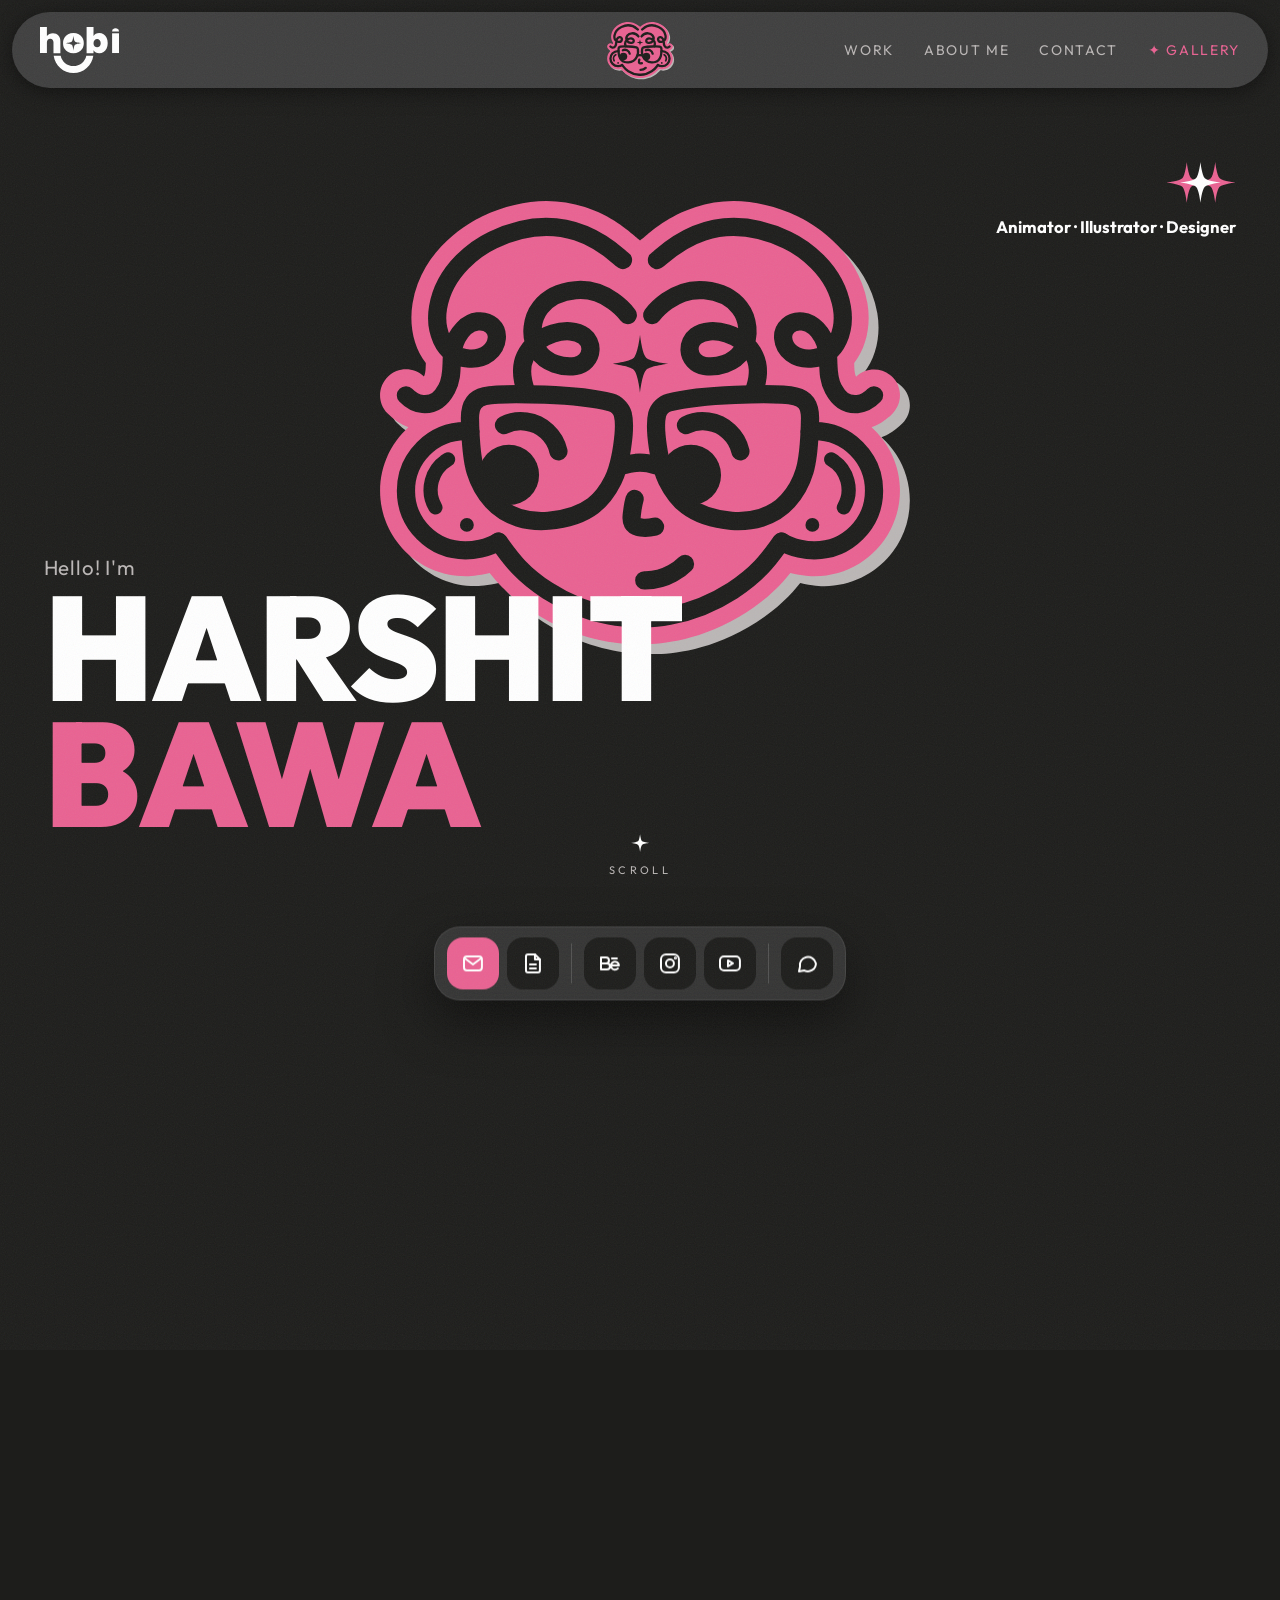
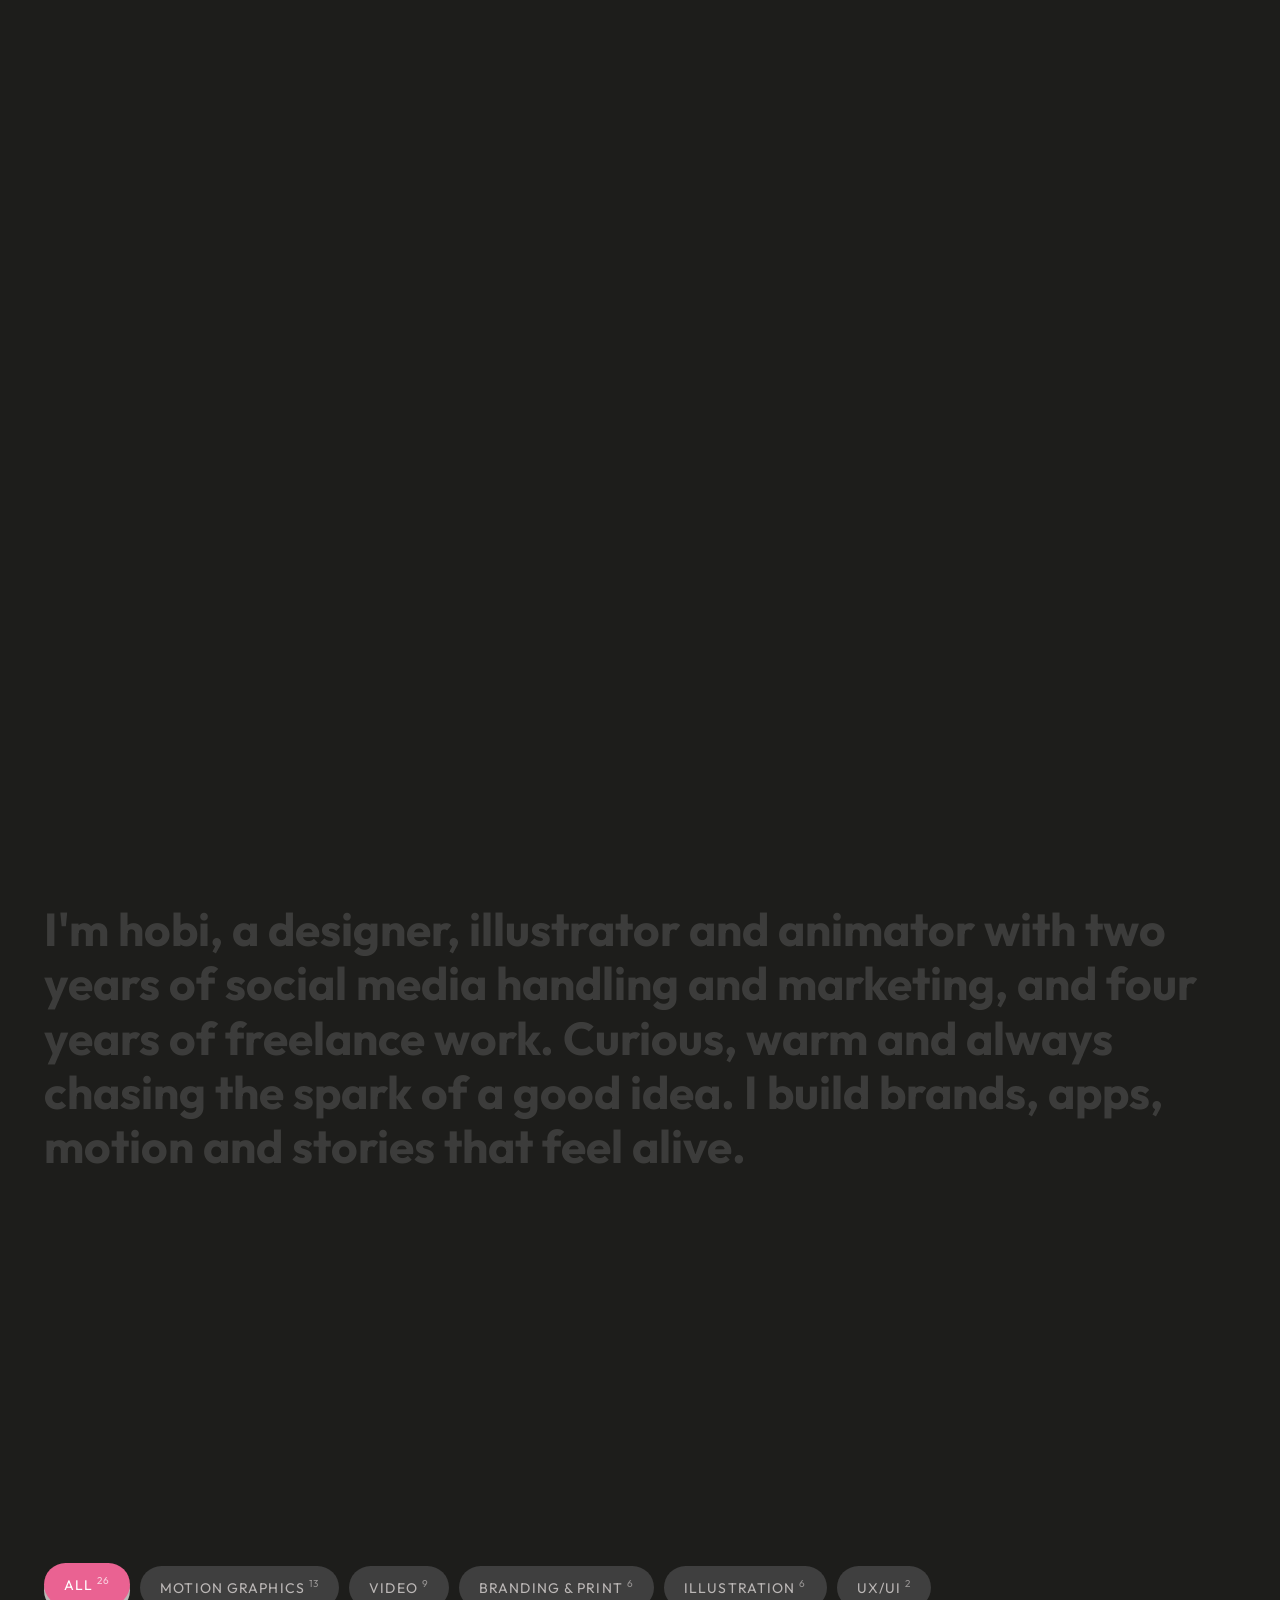
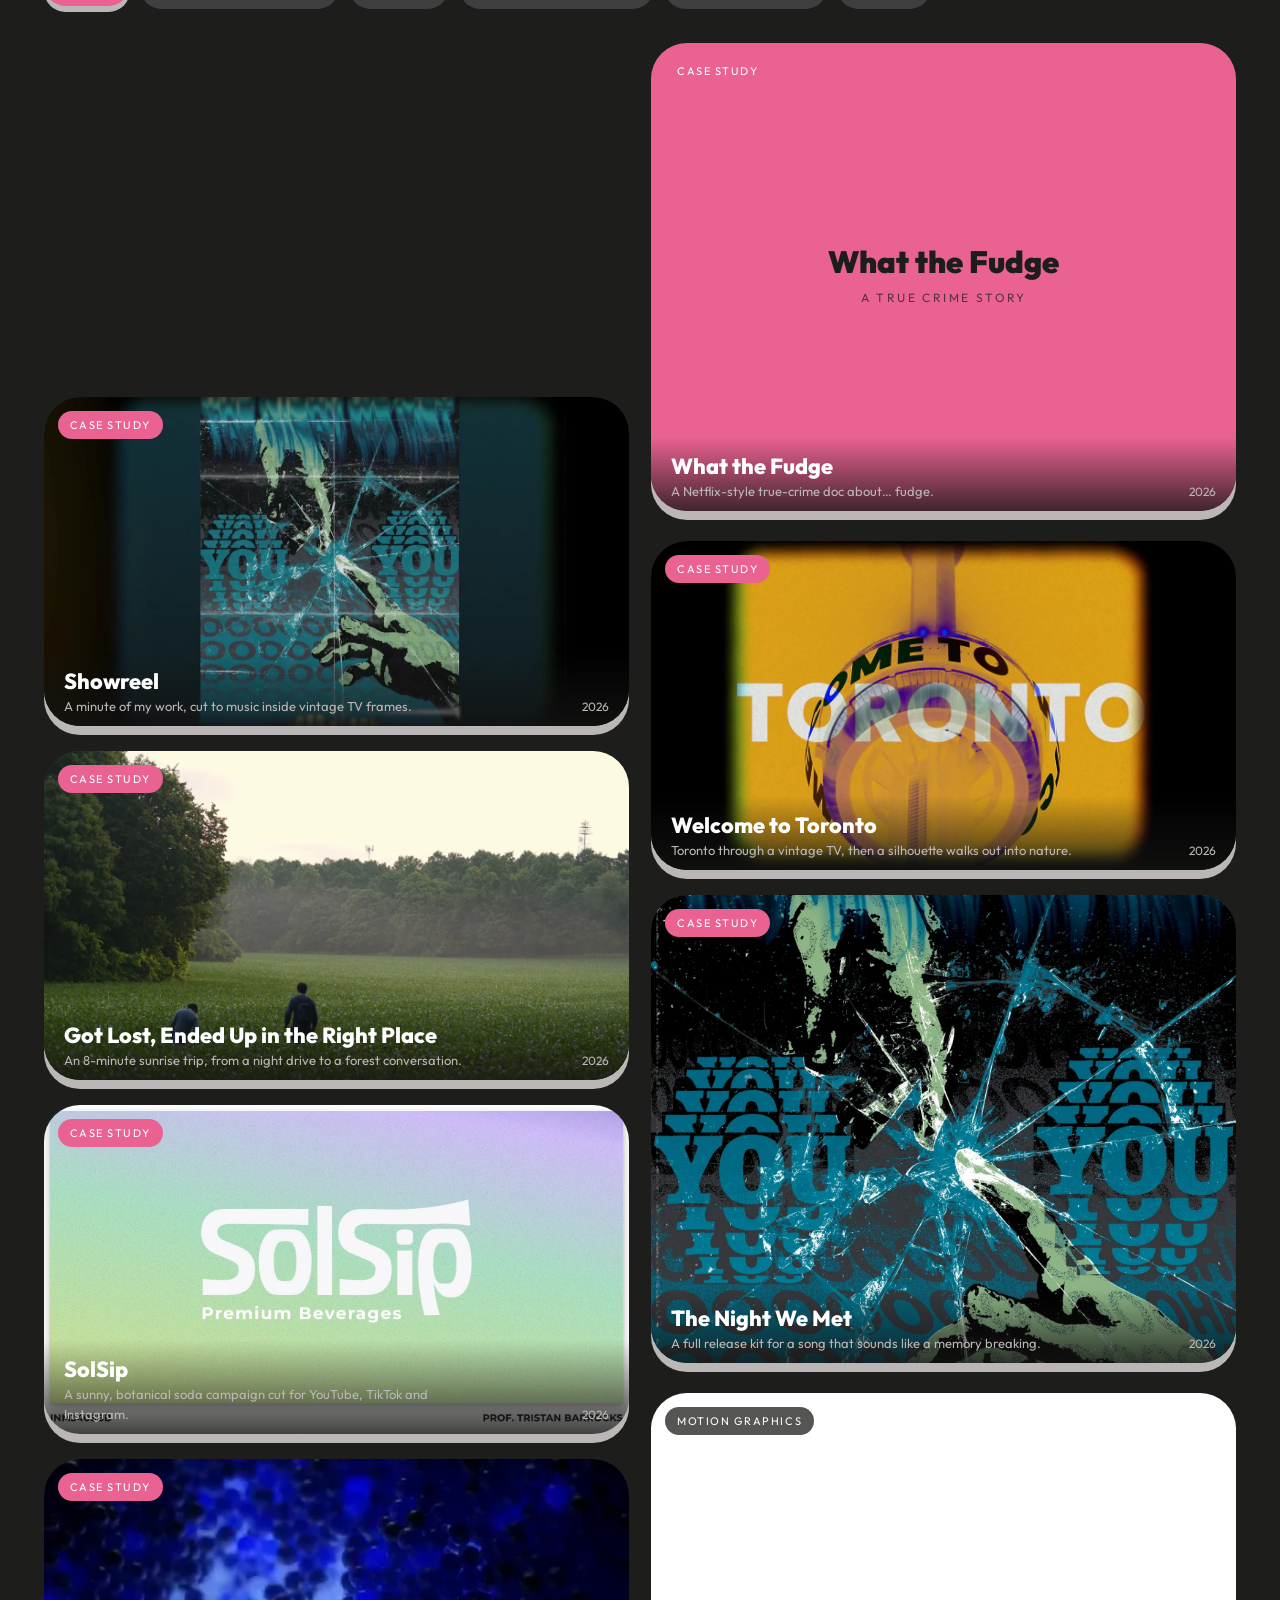
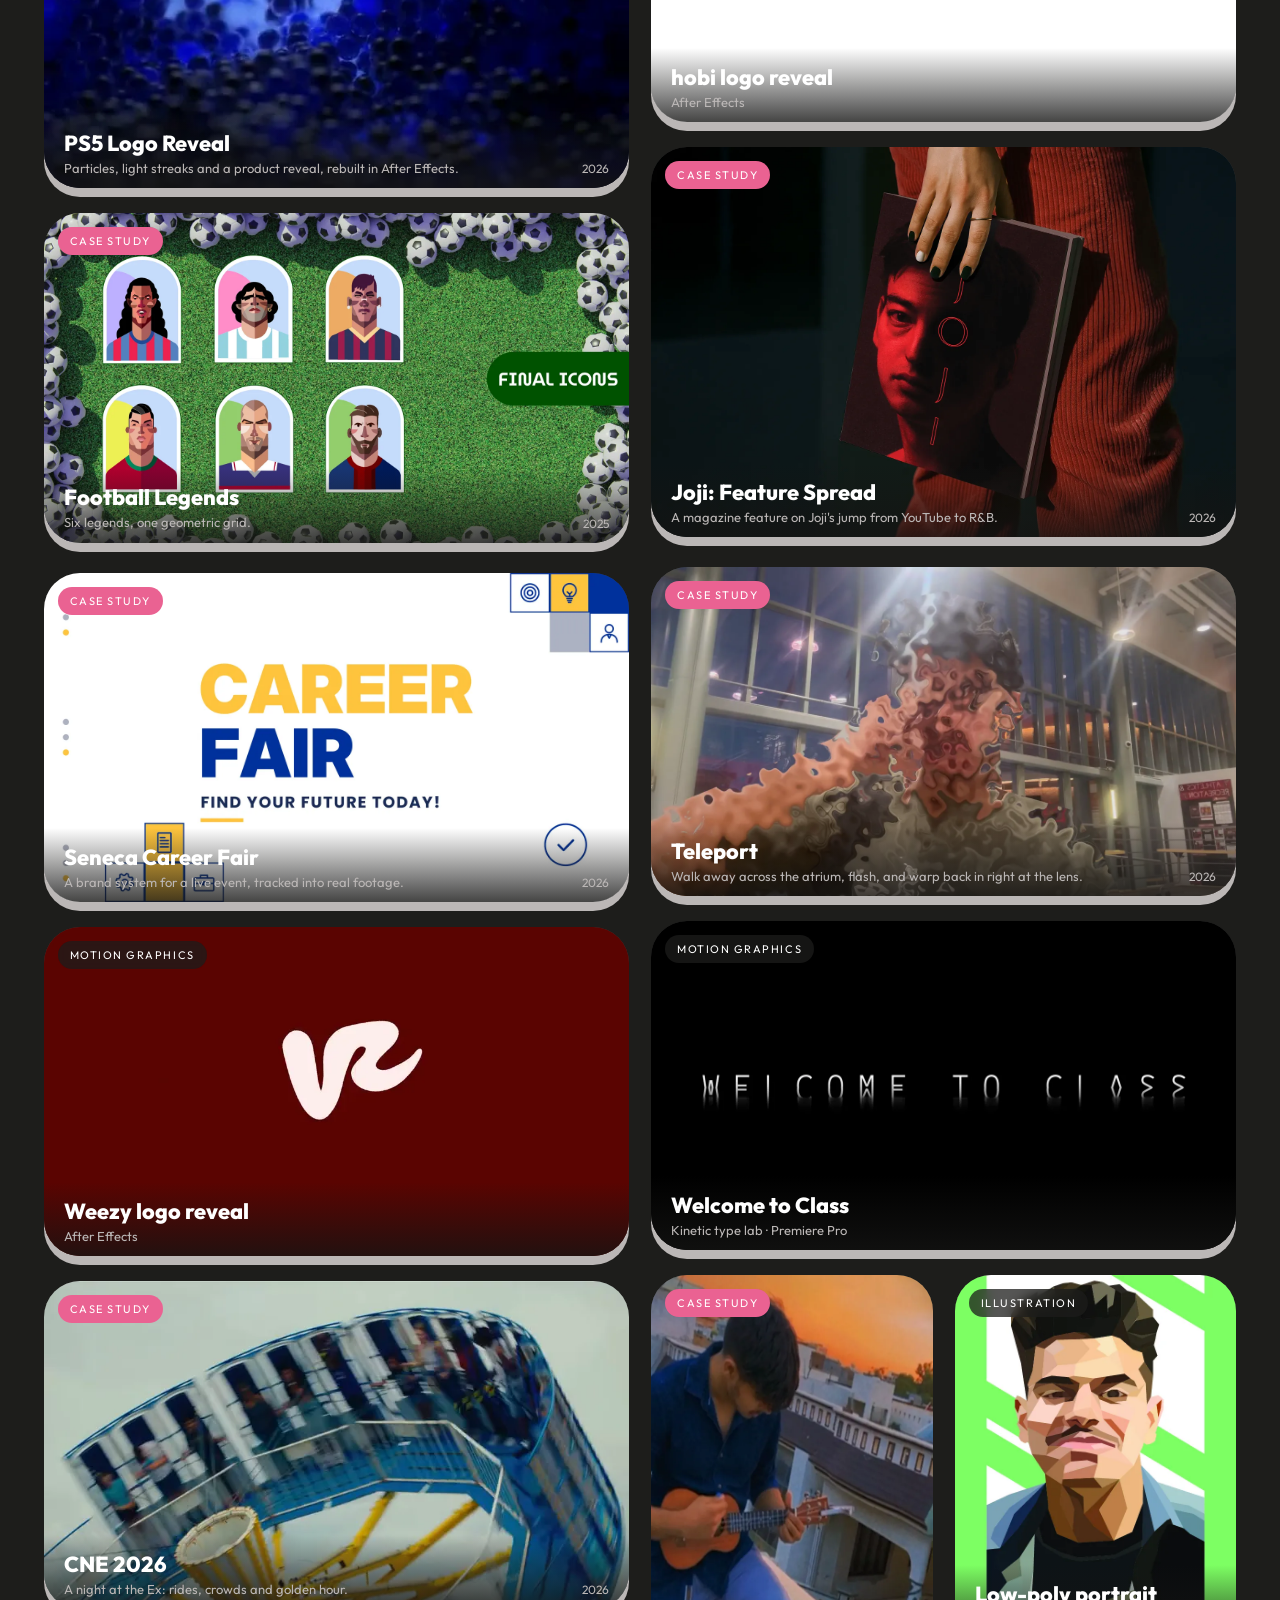
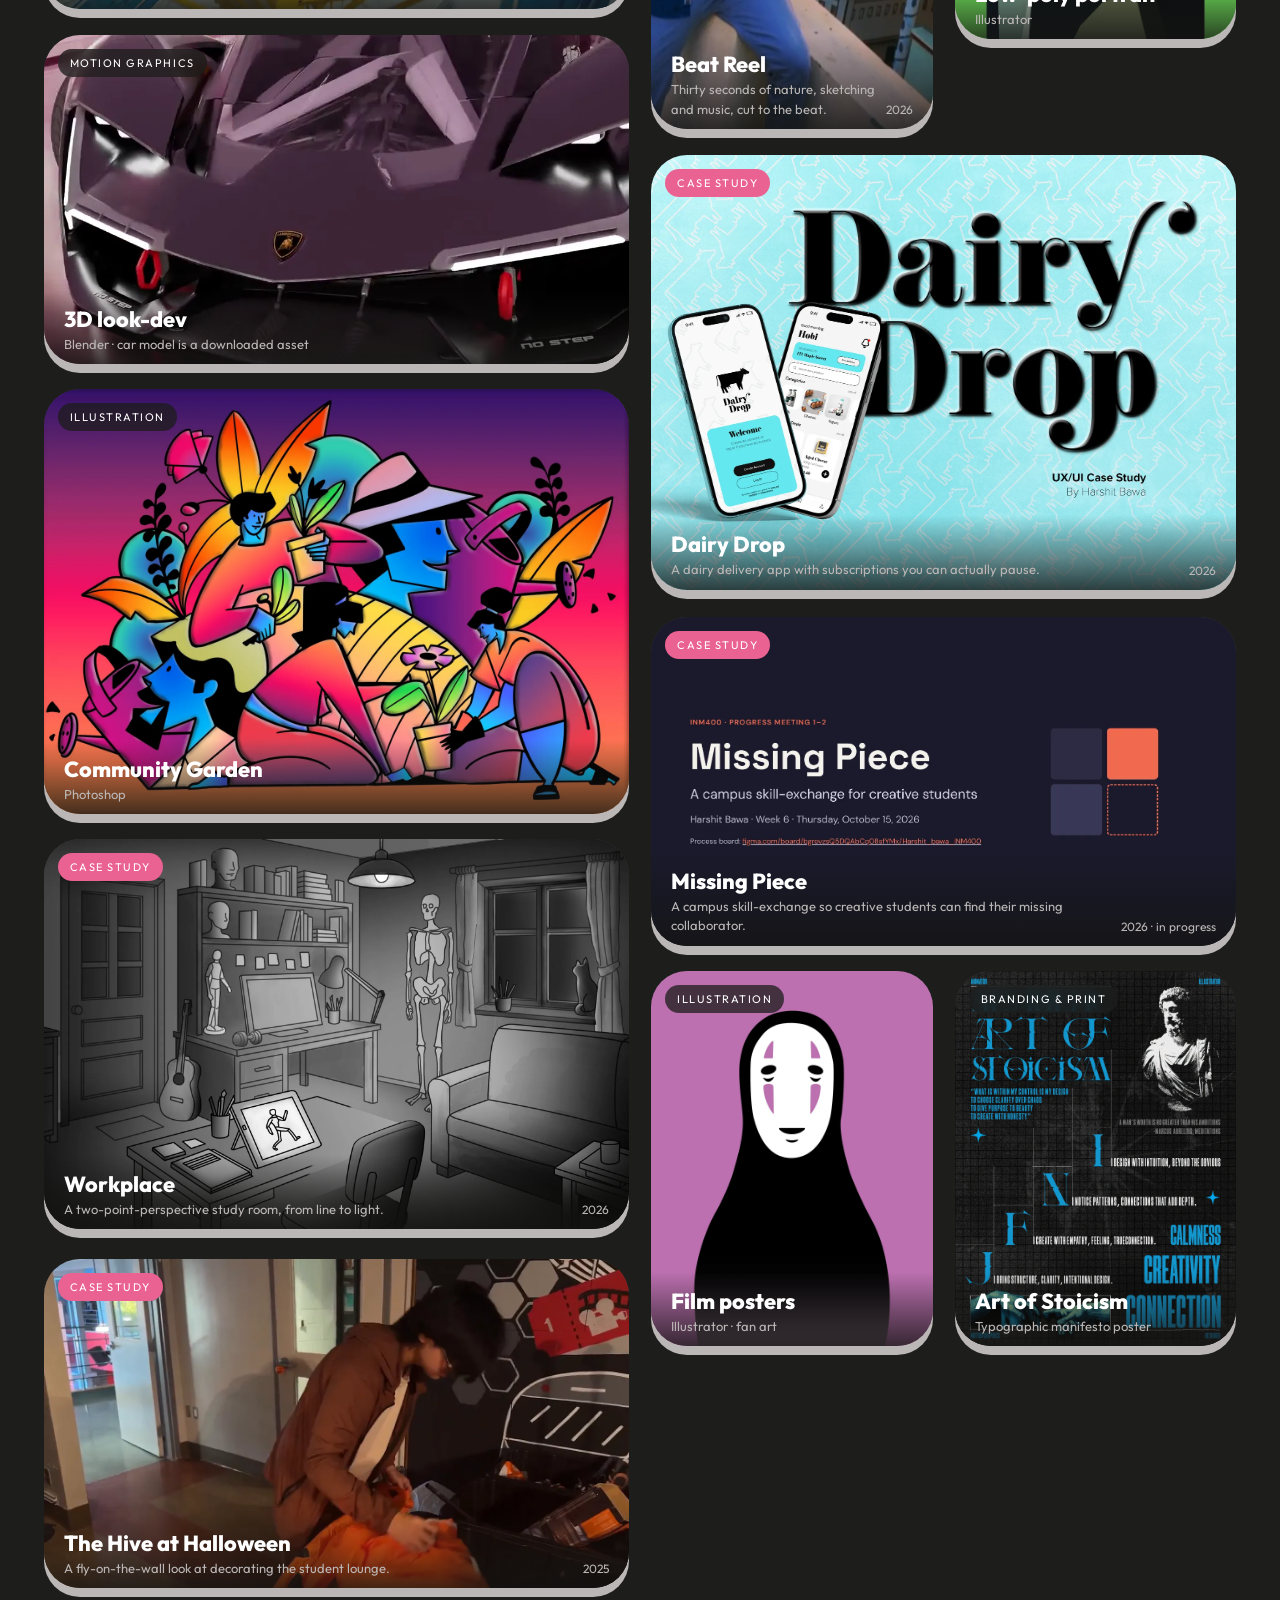
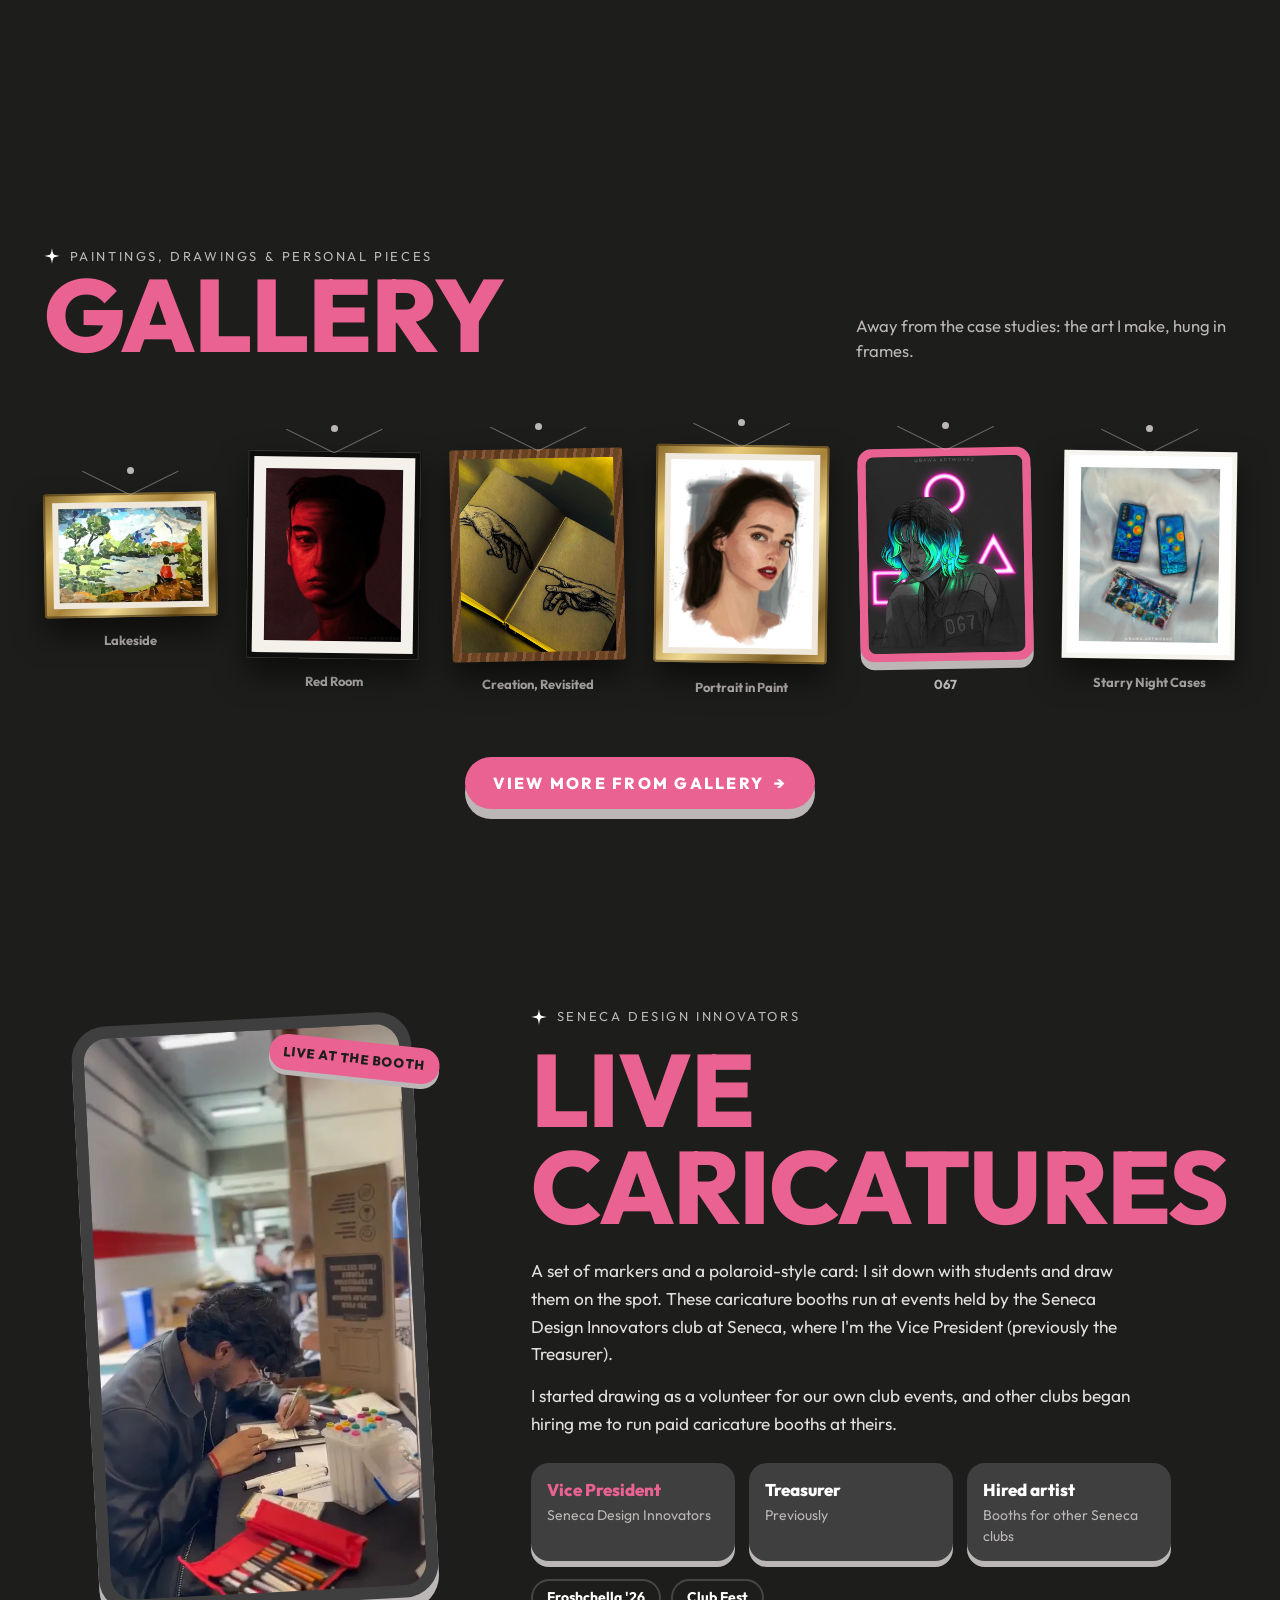
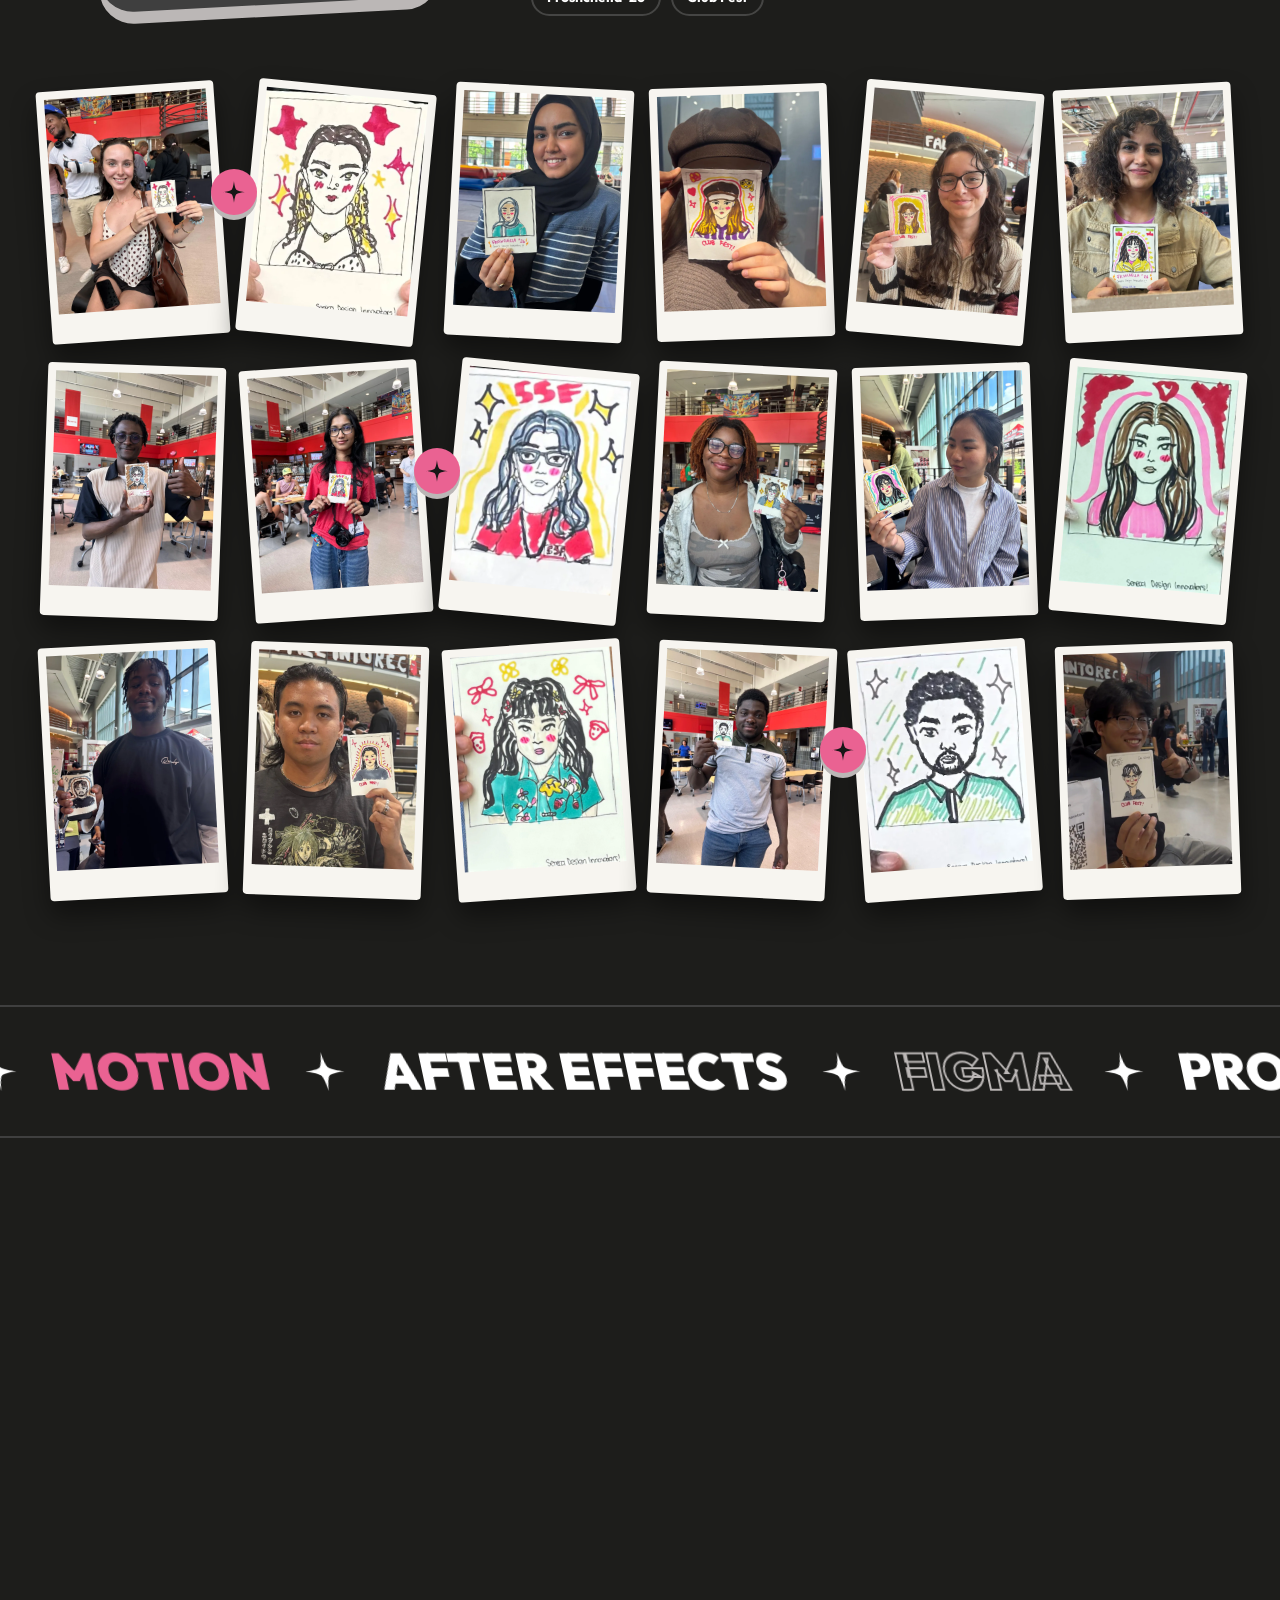
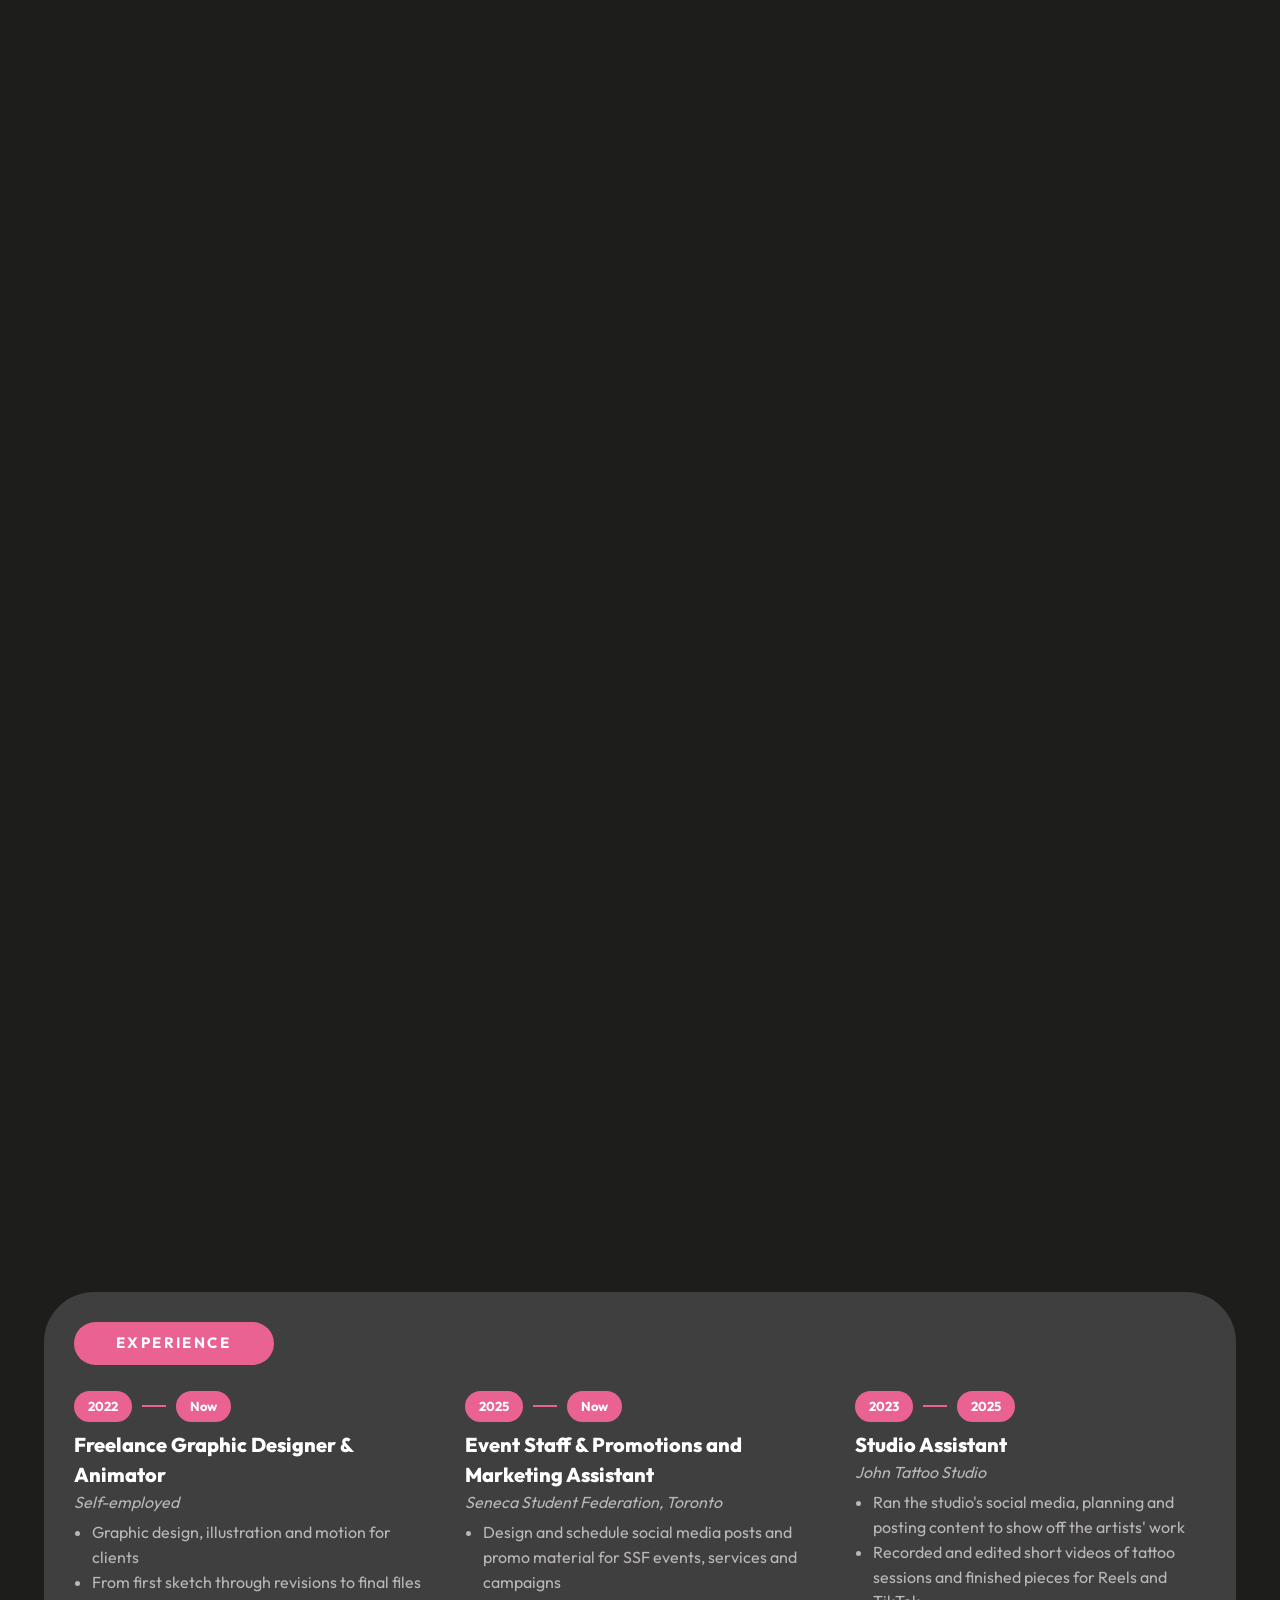
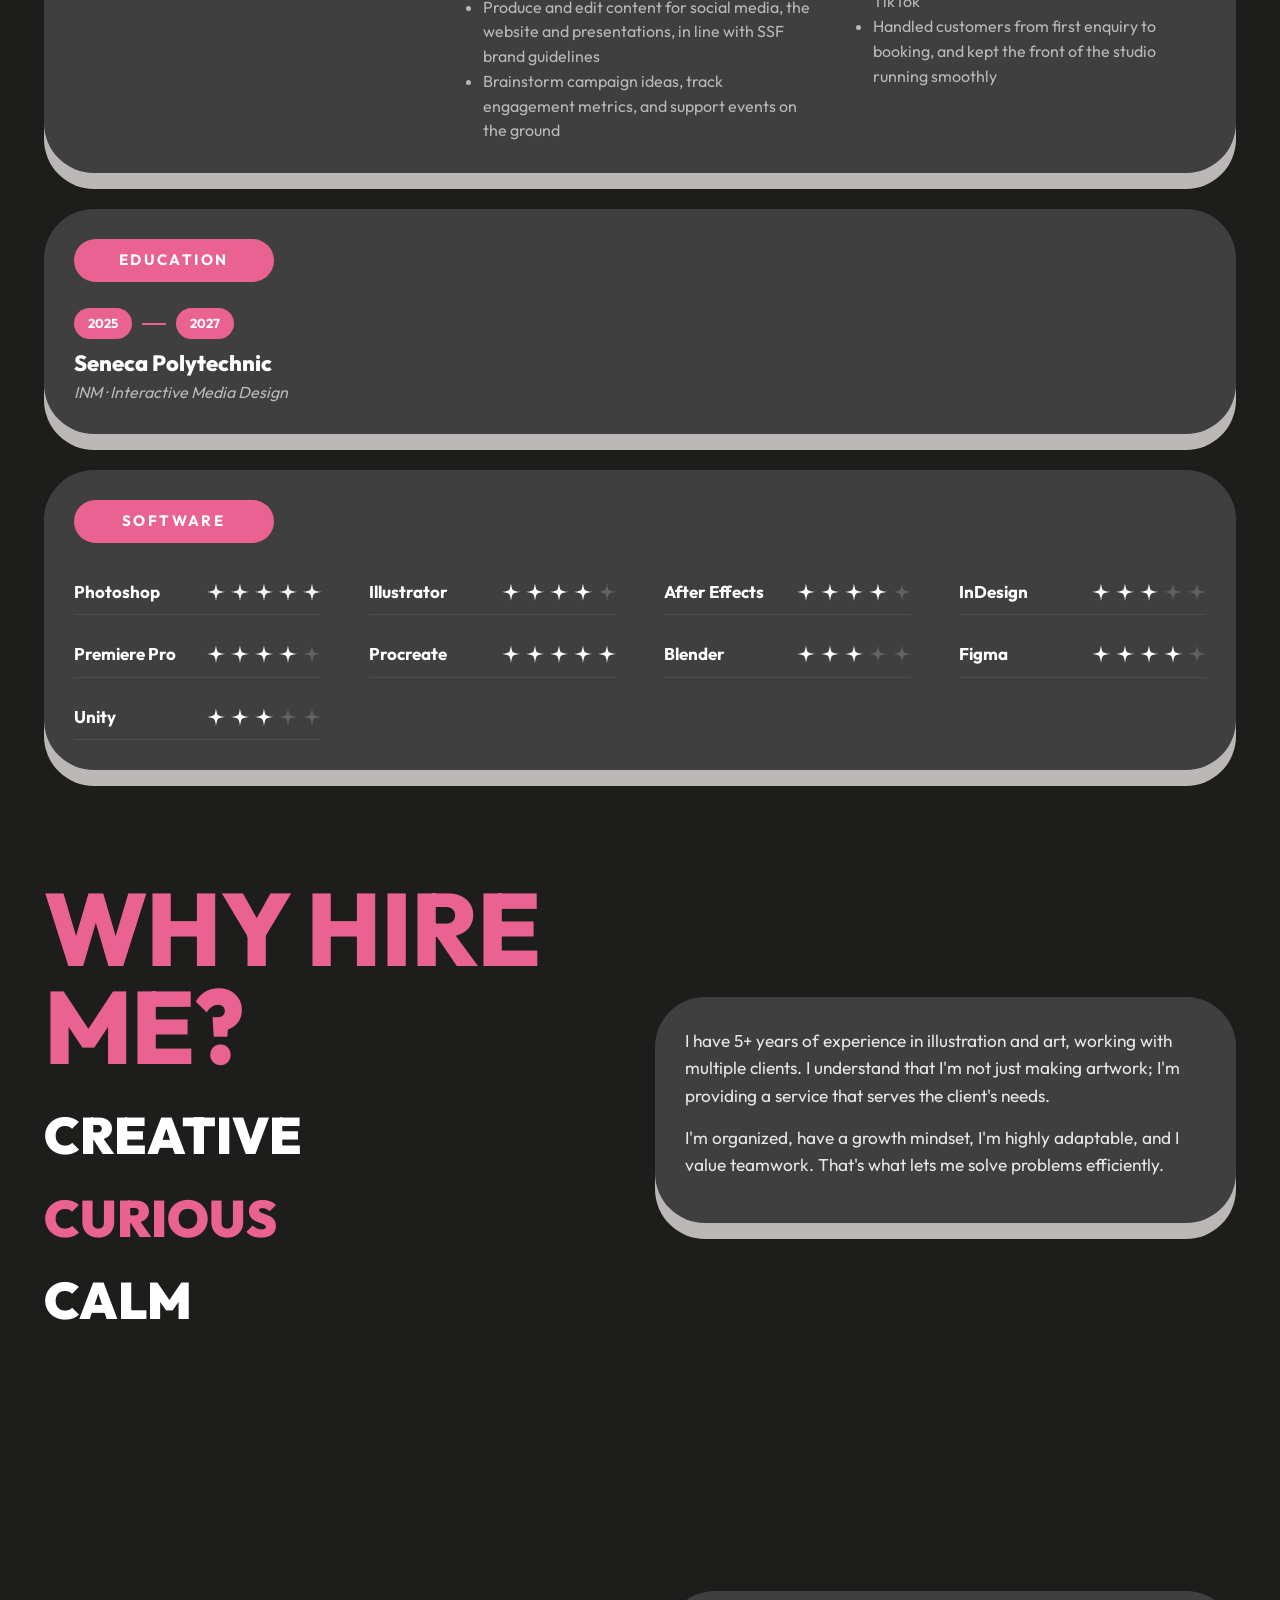
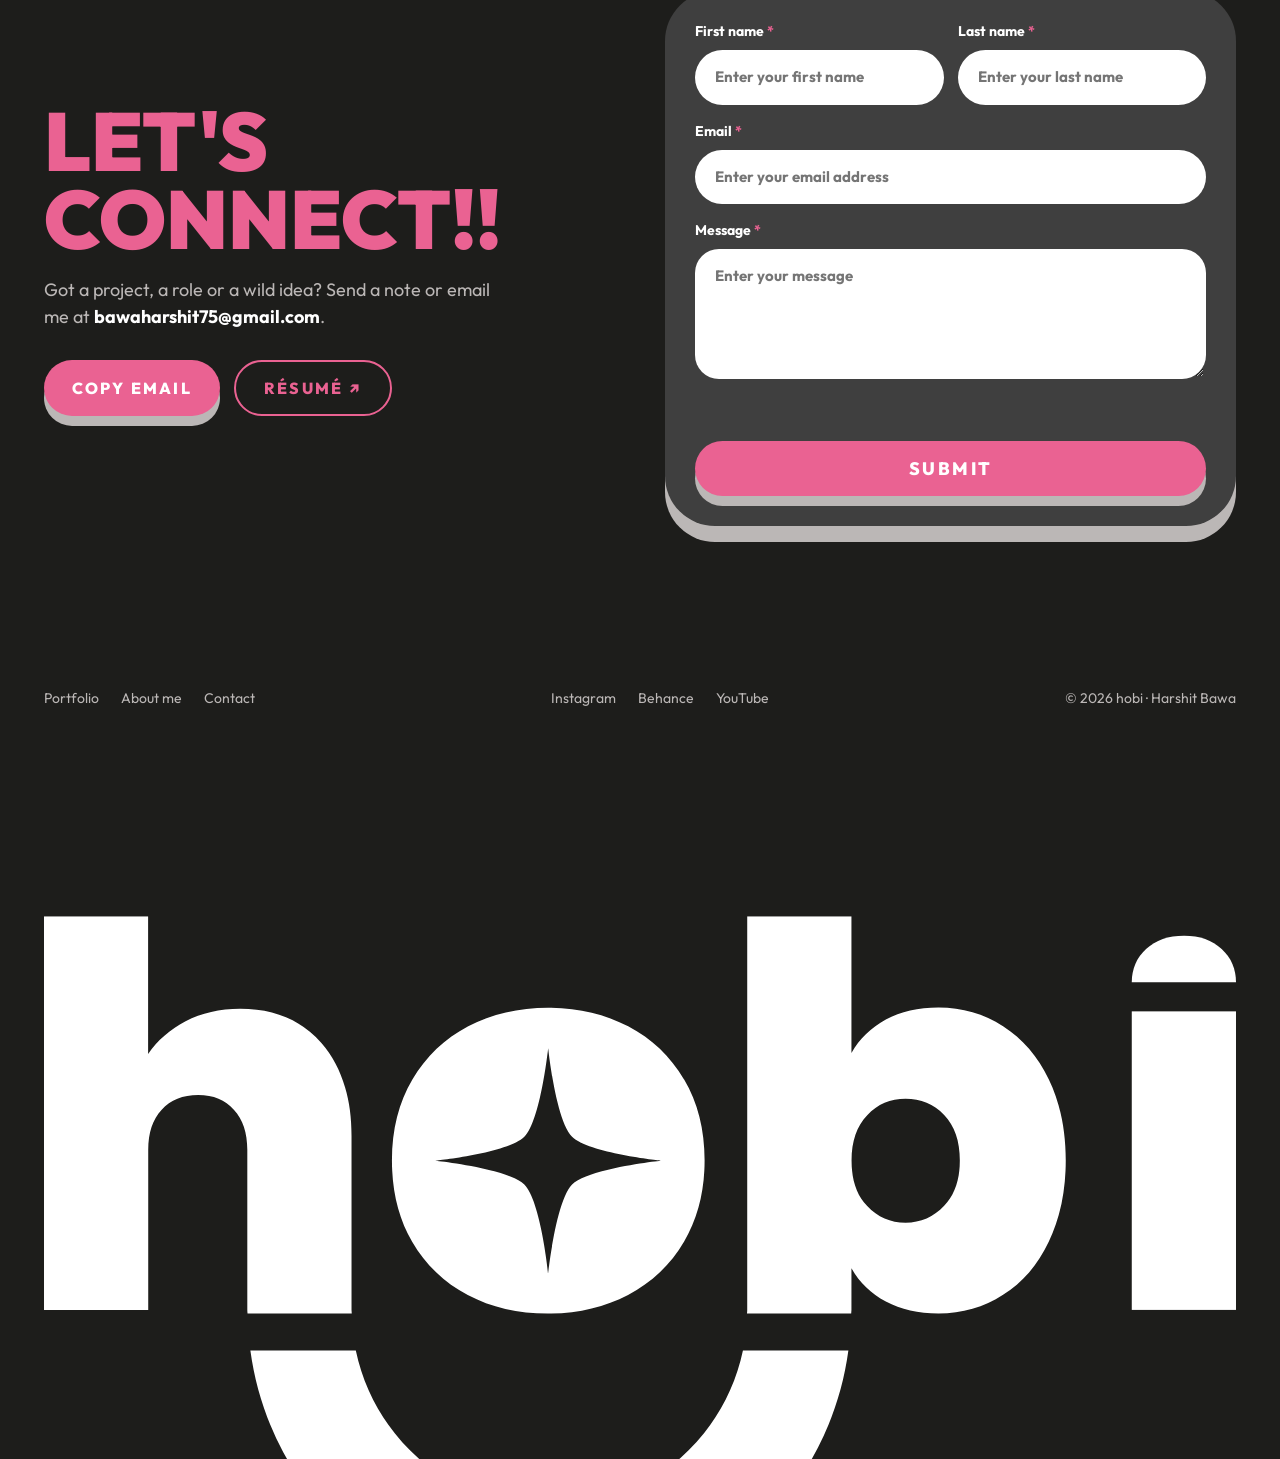
<file: index.html>
<!DOCTYPE html>
<html lang="en">
<head>
<meta charset="utf-8">
<meta name="viewport" content="width=device-width, initial-scale=1">
<title>hobi — Harshit Bawa · Animator, Illustrator & Designer</title>
<meta name="description" content="Portfolio of Harshit Bawa (hobi): animator, illustrator and interactive media designer in Toronto. UX/UI, motion, branding, illustration and video.">
<meta property="og:title" content="hobi — Harshit Bawa">
<meta property="og:description" content="Animator · Illustrator · Designer. Interactive Media Design at Seneca Polytechnic, Toronto.">
<meta property="og:type" content="website">
<meta name="theme-color" content="#1D1D1B">
<link rel="icon" href="media/hobi-side-logo.svg">
<link rel="preconnect" href="https://fonts.googleapis.com"><link rel="preconnect" href="https://fonts.gstatic.com" crossorigin>
<link href="https://fonts.googleapis.com/css2?family=Outfit:wght@400;500;600;700;800;900&display=swap" rel="stylesheet">
<link rel="stylesheet" href="css/site.css?v=14">
</head>
<body>

<div id="cursor"><span><img src="media/star-icon.svg" alt="">VIEW</span></div>

<!-- HEADER (his pill header) -->
<header class="header" id="header">
  <div class="left">
    <a href="#top" aria-label="hobi home"><img class="wordmark" src="media/hobi-text-logo.svg" alt="hobi"></a>
  </div>
  <svg class="face" id="navFace" viewBox="0 0 157.9 134.57" aria-hidden="true"><path data-r="sil" d="M157.88,88.01c0,14.31-11.64,25.95-25.94,25.95-.84,0-3.82-.07-7.34-.98-2.72,3.43-6.7,7.65-13.28,11.91-13.44,8.7-26.04,9.68-31.02,9.68-.55,0-1-.01-1.36-.03-3.56.14-17.47-.03-32.37-9.67-6.59-4.26-10.56-8.48-13.28-11.91-3.52.91-6.5.98-7.33.98C11.65,113.94.02,102.3.02,87.99c0-7.65,3.33-14.54,8.62-19.29-2.37-.84-4.56-2.28-6.46-4.29-3-3.15-2.87-8.12.28-11.12,3.06-2.91,7.85-2.87,10.87.03.48-.92.53-1.97.58-4.05,0-.04,0-.08,0-.11-3.64-4.65-5.14-11.41-4.02-18.1C12.73,14.08,27.94,6.13,30.96,4.71,41.79-.39,52.3-1.35,62.2,1.84c7.96,2.56,13.3,7.21,15.58,9.2.19.17.36.32.5.44.23.16.46.34.67.53.21-.19.43-.36.66-.52.14-.11.31-.26.5-.43,2.28-1.99,7.62-6.64,15.58-9.2,9.9-3.19,20.41-2.22,31.24,2.87,3.02,1.42,18.23,9.37,21.09,26.34,1.13,6.69-.38,13.45-4.02,18.1,0,.04,0,.08,0,.12.05,2.08.1,3.13.58,4.05,3.02-2.9,7.81-2.94,10.87-.03,3.15,2.99,3.27,7.97.28,11.12-1.91,2.01-4.1,3.45-6.46,4.29,5.29,4.75,8.62,11.64,8.62,19.3Z"/><path data-r="line" stroke-width="5.54" d="M84.1,17.93c2.05-1.23,15.69-17.3,39.48-6.1,4.42,2.08,14.7,8.73,16.68,20.53.99,5.89-.82,14.91-9.47,15.51-4.64.32-8.07-2.53-8.37-6.23-.24-2.95,2.27-5.46,5.85-5.06,3.65.41,5.83,4.17,6.22,4.88,3,5.57.33,10.31,3.17,15.6,1.53,2.85,3.5,4.9,7.26,4.6,2.53-.21,4.33-1.84,5.11-2.66"/><path data-r="line" stroke-width="5.54" d="M73.89,80.29c.58-.18,2.88-.84,5.05-.84s4.29.62,5.05.84"/><path data-r="line" stroke-width="5.54" d="M92.91,68.05c4.94-2.45,9.65-.33,10.13-.1.42.2,5.2,2.55,6.4,8.06"/><circle data-r="eye" cx="94.39" cy="83.19" r="9.17"/><path data-r="line" stroke-width="5.54" d="M130.58,66.1c-.01,1.28-.05,2.59-.11,3.89-.23,4.82-.78,9.5-1.55,12.05-.99,3.25-3.01,6.8-5.12,9.13-2.4,2.65-5.26,4.16-7.99,5.01-3.81,1.19-7.36,1.08-9.05.94-12.65-1.03-16.99-7.02-19.6-12.29-2.51-5.07-4.02-15.97-2.99-20.04.42-1.65,1.97-3.17,3.62-3.6,4.98-1.3,12.63-2.05,20.04-2.34,7.47-.29,14.76-.35,18.26.45,2.77.63,4.54,2.43,4.5,6.8Z"/><path data-r="line" stroke-width="5.54" d="M130.47,69.98c.49-.05.97-.07,1.47-.07,9.99,0,18.08,8.1,18.08,18.09s-8.09,18.09-18.08,18.09c-2.14,0-6.71-.54-10.02-2.66"/><path data-r="spark" d="M80.82,47.57c1.27,1.27,6.92,1.86,6.92,1.86,0,0-5.65.6-6.92,1.86-1.27,1.27-1.86,6.92-1.86,6.92,0,0-.6-5.65-1.86-6.92-1.27-1.27-6.92-1.86-6.92-1.86,0,0,5.65-.6,6.92-1.86,1.27-1.27,1.86-6.92,1.86-6.92,0,0,.6,5.65,1.86,6.92Z"/><path data-r="line" stroke-width="5.54" d="M82.65,34.64c.35-.48,6.38-8.41,15.84-7.54,1.36.12,7.02.53,10.71,5.25,2.51,3.21,3.5,8.75.79,13.08-2.48,3.95-7.7,5.22-11.43,4.67-2.53-.37-4.47-2.43-4.57-4.98-.06-1.45.72-3.19,1.94-4.09,4.57-3.41,14.57-.75,17.88,6.21,2.1,4.42.11,9.6-.45,11.07"/><path data-r="line" stroke-width="5.54" d="M83.51,98.88c-3.11.72-5.91.4-6.79-1.09-.53-.9-.34-2.18,0-4.52.17-1.18.41-2.14.59-2.78"/><path data-r="line" stroke-width="5.54" d="M92.62,110.21c-.77.77-5.29,5.15-12.38,4.99"/><path data-r="line" stroke-width="5.54" d="M73.79,17.92c-2.05-1.23-15.69-17.3-39.48-6.1-4.42,2.08-14.7,8.73-16.68,20.53-.99,5.89.82,14.91,9.47,15.51,4.64.32,8.07-2.53,8.37-6.23.24-2.95-2.27-5.46-5.85-5.06-3.65.41-5.83,4.17-6.22,4.88-3,5.57-.33,10.31-3.17,15.6-1.53,2.85-3.5,4.9-7.26,4.6-2.53-.21-4.33-1.84-5.11-2.66"/><path data-r="line" stroke-width="5.54" d="M37.65,68.04c4.94-2.45,9.65-.33,10.13-.1.42.2,5.2,2.55,6.4,8.06"/><circle data-r="eye" cx="39.13" cy="83.18" r="9.17"/><path data-r="line" stroke-width="5.54" d="M27.32,66.08c.01,1.28.05,2.59.11,3.89.23,4.82.78,9.5,1.55,12.05.99,3.25,3.01,6.8,5.12,9.13,2.4,2.65,5.26,4.16,7.99,5.01,3.81,1.19,7.36,1.08,9.05.94,12.65-1.03,16.99-7.02,19.6-12.29,2.51-5.07,4.02-15.97,2.99-20.04-.42-1.65-1.97-3.17-3.62-3.6-4.98-1.3-12.63-2.05-20.04-2.34-7.47-.29-14.76-.35-18.26.45-2.77.63-4.54,2.43-4.5,6.8Z"/><path data-r="line" stroke-width="5.54" d="M27.43,69.97c-.49-.05-.97-.07-1.47-.07-9.99,0-18.08,8.1-18.08,18.09,0,9.99,8.09,18.09,18.08,18.09,2.14,0,6.71-.54,10.02-2.66"/><path data-r="line" stroke-width="5.54" d="M75.25,34.63c-.35-.48-6.38-8.41-15.84-7.54-1.36.12-7.02.53-10.71,5.25-2.51,3.21-3.5,8.75-.79,13.08,2.48,3.95,7.7,5.22,11.43,4.67,2.53-.37,4.47-2.43,4.57-4.98.06-1.45-.72-3.19-1.94-4.09-4.57-3.41-14.57-.75-17.88,6.21-2.1,4.42-.11,9.6.45,11.07"/><path data-r="line" stroke-width="5.54" d="M35.98,103.41c2.83,3.75,5.97,9.1,14.86,14.86,14.43,9.34,27.56,8.42,28.11,8.4h0c.48.03,13.67.95,28.1-8.38,8.9-5.76,12.03-11.11,14.86-14.86"/><path data-r="line" stroke-width="4.31" d="M137,78.47c5.09,2.97,6.81,9.5,3.84,14.59"/><circle data-r="dot" cx="131.29" cy="98.36" r="2.1"/><path data-r="line" stroke-width="4.31" d="M20.67,78.47c-5.09,2.97-6.81,9.5-3.84,14.59"/><circle data-r="dot" cx="26.38" cy="98.36" r="2.1"/></svg>
  <nav id="nav">
    <a href="#work">Work</a><a href="#about">About me</a><a href="#contact">Contact</a><a href="gallery.html" class="nav-gal">Gallery</a>
  </nav>
  <button class="burger" id="burger" aria-label="Menu"><img src="media/star-icon.svg" alt=""></button>
</header>

<main id="top">
  <!-- HERO: the face intro, then work bursts out of it on scroll -->
  <section class="hero" id="hero">
    <div class="stick">
      <div class="burst" id="burst"></div>
      <svg id="heroFace" viewBox="0 0 157.9 134.57" aria-label="hobi mascot"><circle class="ring" r="0"/><g class="faceRoot"><path data-r="sil" d="M157.88,88.01c0,14.31-11.64,25.95-25.94,25.95-.84,0-3.82-.07-7.34-.98-2.72,3.43-6.7,7.65-13.28,11.91-13.44,8.7-26.04,9.68-31.02,9.68-.55,0-1-.01-1.36-.03-3.56.14-17.47-.03-32.37-9.67-6.59-4.26-10.56-8.48-13.28-11.91-3.52.91-6.5.98-7.33.98C11.65,113.94.02,102.3.02,87.99c0-7.65,3.33-14.54,8.62-19.29-2.37-.84-4.56-2.28-6.46-4.29-3-3.15-2.87-8.12.28-11.12,3.06-2.91,7.85-2.87,10.87.03.48-.92.53-1.97.58-4.05,0-.04,0-.08,0-.11-3.64-4.65-5.14-11.41-4.02-18.1C12.73,14.08,27.94,6.13,30.96,4.71,41.79-.39,52.3-1.35,62.2,1.84c7.96,2.56,13.3,7.21,15.58,9.2.19.17.36.32.5.44.23.16.46.34.67.53.21-.19.43-.36.66-.52.14-.11.31-.26.5-.43,2.28-1.99,7.62-6.64,15.58-9.2,9.9-3.19,20.41-2.22,31.24,2.87,3.02,1.42,18.23,9.37,21.09,26.34,1.13,6.69-.38,13.45-4.02,18.1,0,.04,0,.08,0,.12.05,2.08.1,3.13.58,4.05,3.02-2.9,7.81-2.94,10.87-.03,3.15,2.99,3.27,7.97.28,11.12-1.91,2.01-4.1,3.45-6.46,4.29,5.29,4.75,8.62,11.64,8.62,19.3Z"/><path data-r="line" stroke-width="5.54" d="M84.1,17.93c2.05-1.23,15.69-17.3,39.48-6.1,4.42,2.08,14.7,8.73,16.68,20.53.99,5.89-.82,14.91-9.47,15.51-4.64.32-8.07-2.53-8.37-6.23-.24-2.95,2.27-5.46,5.85-5.06,3.65.41,5.83,4.17,6.22,4.88,3,5.57.33,10.31,3.17,15.6,1.53,2.85,3.5,4.9,7.26,4.6,2.53-.21,4.33-1.84,5.11-2.66"/><path data-r="line" stroke-width="5.54" d="M73.89,80.29c.58-.18,2.88-.84,5.05-.84s4.29.62,5.05.84"/><path data-r="line" stroke-width="5.54" d="M92.91,68.05c4.94-2.45,9.65-.33,10.13-.1.42.2,5.2,2.55,6.4,8.06"/><circle data-r="eye" cx="94.39" cy="83.19" r="9.17"/><path data-r="line" stroke-width="5.54" d="M130.58,66.1c-.01,1.28-.05,2.59-.11,3.89-.23,4.82-.78,9.5-1.55,12.05-.99,3.25-3.01,6.8-5.12,9.13-2.4,2.65-5.26,4.16-7.99,5.01-3.81,1.19-7.36,1.08-9.05.94-12.65-1.03-16.99-7.02-19.6-12.29-2.51-5.07-4.02-15.97-2.99-20.04.42-1.65,1.97-3.17,3.62-3.6,4.98-1.3,12.63-2.05,20.04-2.34,7.47-.29,14.76-.35,18.26.45,2.77.63,4.54,2.43,4.5,6.8Z"/><path data-r="line" stroke-width="5.54" d="M130.47,69.98c.49-.05.97-.07,1.47-.07,9.99,0,18.08,8.1,18.08,18.09s-8.09,18.09-18.08,18.09c-2.14,0-6.71-.54-10.02-2.66"/><path data-r="spark" d="M80.82,47.57c1.27,1.27,6.92,1.86,6.92,1.86,0,0-5.65.6-6.92,1.86-1.27,1.27-1.86,6.92-1.86,6.92,0,0-.6-5.65-1.86-6.92-1.27-1.27-6.92-1.86-6.92-1.86,0,0,5.65-.6,6.92-1.86,1.27-1.27,1.86-6.92,1.86-6.92,0,0,.6,5.65,1.86,6.92Z"/><path data-r="line" stroke-width="5.54" d="M82.65,34.64c.35-.48,6.38-8.41,15.84-7.54,1.36.12,7.02.53,10.71,5.25,2.51,3.21,3.5,8.75.79,13.08-2.48,3.95-7.7,5.22-11.43,4.67-2.53-.37-4.47-2.43-4.57-4.98-.06-1.45.72-3.19,1.94-4.09,4.57-3.41,14.57-.75,17.88,6.21,2.1,4.42.11,9.6-.45,11.07"/><path data-r="line" stroke-width="5.54" d="M83.51,98.88c-3.11.72-5.91.4-6.79-1.09-.53-.9-.34-2.18,0-4.52.17-1.18.41-2.14.59-2.78"/><path data-r="line" stroke-width="5.54" d="M92.62,110.21c-.77.77-5.29,5.15-12.38,4.99"/><path data-r="line" stroke-width="5.54" d="M73.79,17.92c-2.05-1.23-15.69-17.3-39.48-6.1-4.42,2.08-14.7,8.73-16.68,20.53-.99,5.89.82,14.91,9.47,15.51,4.64.32,8.07-2.53,8.37-6.23.24-2.95-2.27-5.46-5.85-5.06-3.65.41-5.83,4.17-6.22,4.88-3,5.57-.33,10.31-3.17,15.6-1.53,2.85-3.5,4.9-7.26,4.6-2.53-.21-4.33-1.84-5.11-2.66"/><path data-r="line" stroke-width="5.54" d="M37.65,68.04c4.94-2.45,9.65-.33,10.13-.1.42.2,5.2,2.55,6.4,8.06"/><circle data-r="eye" cx="39.13" cy="83.18" r="9.17"/><path data-r="line" stroke-width="5.54" d="M27.32,66.08c.01,1.28.05,2.59.11,3.89.23,4.82.78,9.5,1.55,12.05.99,3.25,3.01,6.8,5.12,9.13,2.4,2.65,5.26,4.16,7.99,5.01,3.81,1.19,7.36,1.08,9.05.94,12.65-1.03,16.99-7.02,19.6-12.29,2.51-5.07,4.02-15.97,2.99-20.04-.42-1.65-1.97-3.17-3.62-3.6-4.98-1.3-12.63-2.05-20.04-2.34-7.47-.29-14.76-.35-18.26.45-2.77.63-4.54,2.43-4.5,6.8Z"/><path data-r="line" stroke-width="5.54" d="M27.43,69.97c-.49-.05-.97-.07-1.47-.07-9.99,0-18.08,8.1-18.08,18.09,0,9.99,8.09,18.09,18.08,18.09,2.14,0,6.71-.54,10.02-2.66"/><path data-r="line" stroke-width="5.54" d="M75.25,34.63c-.35-.48-6.38-8.41-15.84-7.54-1.36.12-7.02.53-10.71,5.25-2.51,3.21-3.5,8.75-.79,13.08,2.48,3.95,7.7,5.22,11.43,4.67,2.53-.37,4.47-2.43,4.57-4.98.06-1.45-.72-3.19-1.94-4.09-4.57-3.41-14.57-.75-17.88,6.21-2.1,4.42-.11,9.6.45,11.07"/><path data-r="line" stroke-width="5.54" d="M35.98,103.41c2.83,3.75,5.97,9.1,14.86,14.86,14.43,9.34,27.56,8.42,28.11,8.4h0c.48.03,13.67.95,28.1-8.38,8.9-5.76,12.03-11.11,14.86-14.86"/><path data-r="line" stroke-width="4.31" d="M137,78.47c5.09,2.97,6.81,9.5,3.84,14.59"/><circle data-r="dot" cx="131.29" cy="98.36" r="2.1"/><path data-r="line" stroke-width="4.31" d="M20.67,78.47c-5.09,2.97-6.81,9.5-3.84,14.59"/><circle data-r="dot" cx="26.38" cy="98.36" r="2.1"/></g></svg>
      <div class="roles">
        <img class="three" src="media/three-stars-logo.svg" alt="">
        <b>Animator · Illustrator · Designer</b>
      </div>
      <div class="name">
        <div class="hello">Hello! I'm</div>
        <h1><span><i>Harshit</i></span><span class="pink"><i>Bawa</i></span></h1>
      </div>
      <div class="tag" id="tag"><p>From the <em>first sketch</em><br>to the <em>final frame.</em></p></div>
      <div class="scrollcue"><img src="media/star-icon.svg" alt="">Scroll</div>
    </div>
  </section>

  <!-- STATEMENT -->
  <section class="statement">
    <div class="wrap">
      <p id="statement">I'm *hobi*, a designer, illustrator and animator with two years of social media handling and *marketing*, and four years of freelance work. Curious, warm and always chasing the spark of a good idea. I build *brands*, *apps*, *motion* and *stories* that feel alive.</p>
      <div class="sig reveal"><img src="media/hobi-side-logo.svg" alt="">Harshit Bawa · Toronto, ON</div>
    </div>
  </section>

  <!-- WORK -->
  <section class="work" id="work">
    <div class="wrap">
      <div class="top">
        <div><div class="kicker reveal"><img src="media/star-icon.svg" alt="">Selected work 2022–2026</div><h2 class="h-pink reveal">Work</h2></div>
        <div class="filters" id="filters" role="tablist">
          <button data-f="all" class="on">All</button>
          <button data-f="motion">Motion Graphics</button>
          <button data-f="video">Video</button>
          <button data-f="brand">Branding & Print</button>
          <button data-f="illus">Illustration</button>
          <button data-f="ux">UX/UI</button>
        </div>
      </div>
      <div class="grid" id="grid"></div>
    </div>
  </section>

  <!-- GALLERY PREVIEW -->
  <section class="gprev" id="gallery">
    <div class="wrap">
      <div class="top">
        <div><div class="kicker reveal"><img src="media/star-icon.svg" alt="">Paintings, drawings &amp; personal pieces</div><h2 class="h-pink reveal">Gallery</h2></div>
        <p class="reveal">Away from the case studies: the art I make, hung in frames.</p>
      </div>
      <div class="gwall" id="gwall"></div>
      <div class="gcta reveal"><a class="btn" href="gallery.html">View More from Gallery <span>→</span></a></div>
    </div>
  </section>

  <!-- LIVE CARICATURES -->
  <section class="cari" id="caricatures">
    <div class="wrap">
      <div class="cari-top">
        <div class="cari-vid reveal">
          <div class="phone"><video src="media/cc-live.mp4" poster="media/cc-live-poster.webp" autoplay muted loop playsinline preload="metadata" aria-label="Harshit drawing a caricature at a club event"></video></div>
          <span class="tag">Live at the booth</span>
        </div>
        <div class="cari-txt">
          <div class="kicker reveal"><img src="media/star-icon.svg" alt="">Seneca Design Innovators</div>
          <h2 class="h-pink reveal">Live<br>Caricatures</h2>
          <p class="reveal">A set of markers and a polaroid-style card: I sit down with students and draw them on the spot. These caricature booths run at events held by the Seneca Design Innovators club at Seneca, where I'm the Vice President (previously the Treasurer).</p>
          <p class="reveal">I started drawing as a volunteer for our own club events, and other clubs began hiring me to run paid caricature booths at theirs.</p>
          <div class="roles reveal">
            <div><b>Vice President</b><span>Seneca Design Innovators</span></div>
            <div><b>Treasurer</b><span>Previously</span></div>
            <div><b>Hired artist</b><span>Booths for other Seneca clubs</span></div>
          </div>
          <div class="evs reveal"><span>Froshchella '26</span><span>Club Fest</span></div>
        </div>
      </div>
      <div class="polas" id="polas"></div>
    </div>
  </section>

  <!-- MARQUEE -->
  <div class="marquee" aria-hidden="true"><div class="track" id="mq"></div></div>

  <!-- SERVICES -->
  <section class="services" id="services">
    <div class="wrap">
      <div class="head"><h2 class="h-pink reveal">Services</h2><p class="reveal">Five things I love doing, often all in the same project.</p></div>
      <div class="svc">
        <div class="card reveal"><div class="ic"><img src="media/illustration-icon.svg" alt=""></div><h3>Illustration</h3><p>Over 10 years of drawing: sketchbooks, painted portraits, vector posters and backgrounds.</p><ul><li>Procreate</li><li>Photoshop</li><li>Illustrator</li><li>Traditional</li></ul></div>
        <div class="card reveal"><div class="ic"><img src="media/design-icon.svg" alt=""></div><h3>Design</h3><p>Brand identities, editorial layouts and UX/UI, delivered to what the client actually needs.</p><ul><li>Figma</li><li>InDesign</li><li>Branding</li><li>UX research</li></ul></div>
        <div class="card reveal"><div class="ic"><img src="media/animation-icon.svg" alt=""></div><h3>Animation & VFX</h3><p>VFX compositing, motion graphics, logo reveals, kinetic type and 2D animation. Animator on indie short films.</p><ul><li>After Effects</li><li>Compositing</li><li>Toon Boom</li><li>Premiere</li></ul></div>
        <div class="card reveal"><div class="ic"><img src="media/3d-icon.svg" alt=""></div><h3>3D</h3><p>Modelling, look-dev and renders for product and motion work.</p><ul><li>Blender</li><li>Maya</li><li>Unity</li></ul></div>
        <div class="card reveal"><div class="ic"><img src="media/video-icon.svg" alt=""></div><h3>Videography & Editing</h3><p>Shooting and editing films, reels and ads: from planning shots on set to the cut, colour, sound and final export.</p><ul><li>Premiere Pro</li><li>DaVinci Resolve</li><li>CapCut</li></ul></div>
      </div>
    </div>
  </section>

  <!-- ABOUT (his About page, carried over) -->
  <section class="about" id="about">
    <div class="wrap">
      <div class="intro">
        <div class="reveal">
          <img class="wm" src="media/hobi-text-logo2.svg" alt="hobi">
          <h2>HELLO! I am Harshit Bawa</h2>
          <p>An illustrator, animator and interactive media designer based in Toronto. My brand, hobi, is a wordmark where the star stands for creativity and the smile for warmth, plus a mascot that looks a lot like me.</p>
        </div>
        <div class="faceWrap reveal"><img class="sticker" src="media/about-sticker2.webp" alt="Harshit Bawa adjusting a video camera on a tripod" width="840" height="1000"></div>
      </div>
      <div class="cards">
        <div class="card reveal">
          <div class="pill">Experience</div>
          <div class="exp">
            <div><div class="yr"><b>2022</b><i></i><b>Now</b></div><h4>Freelance Graphic Designer & Animator</h4><p>Self-employed</p><ul><li>Graphic design, illustration and motion for clients</li><li>From first sketch through revisions to final files</li></ul></div>
            <div><div class="yr"><b>2025</b><i></i><b>Now</b></div><h4>Event Staff & Promotions and Marketing Assistant</h4><p>Seneca Student Federation, Toronto</p><ul><li>Design and schedule social media posts and promo material for SSF events, services and campaigns</li><li>Produce and edit content for social media, the website and presentations, in line with SSF brand guidelines</li><li>Brainstorm campaign ideas, track engagement metrics, and support events on the ground</li></ul></div>
            <div><div class="yr"><b>2023</b><i></i><b>2025</b></div><h4>Studio Assistant</h4><p>John Tattoo Studio</p><ul><li>Ran the studio's social media, planning and posting content to show off the artists' work</li><li>Recorded and edited short videos of tattoo sessions and finished pieces for Reels and TikTok</li><li>Handled customers from first enquiry to booking, and kept the front of the studio running smoothly</li></ul></div>
          </div>
        </div>
        <div class="card reveal">
          <div class="pill">Education</div>
          <div class="exp"><div><div class="yr"><b>2025</b><i></i><b>2027</b></div><h4 style="font-size:22px">Seneca Polytechnic</h4><p>INM · Interactive Media Design</p></div></div>
        </div>
        <div class="card reveal">
          <div class="pill">Software</div>
          <div class="sw" id="sw"></div>
        </div>
      </div>
      <div class="why">
        <div><h2 class="h-pink reveal">Why hire me?</h2>
          <div class="words reveal" style="margin-top:22px"><span>Creative</span><span>Curious</span><span>Calm</span></div></div>
        <div class="card reveal">
          <p>I have 5+ years of experience in illustration and art, working with multiple clients. I understand that I'm not just making artwork; I'm providing a service that serves the client's needs.</p>
          <p>I'm organized, have a growth mindset, I'm highly adaptable, and I value teamwork. That's what lets me solve problems efficiently.</p>
        </div>
      </div>
    </div>
  </section>

  <!-- CONTACT (his contact page) -->
  <section class="contact" id="contact">
    <div class="wrap grid2">
      <div>
        <h2 class="reveal">Let's connect!!</h2>
        <p class="lede reveal">Got a project, a role or a wild idea? Send a note or email me at <b style="color:#fff">bawaharshit75@gmail.com</b>.</p>
        <div class="reveal" style="display:flex;gap:14px;flex-wrap:wrap">
          <button class="btn" id="copyEmail">Copy email</button>
          <a class="btn ghost" href="media/Harshit_Bawa_Resume.pdf" target="_blank" rel="noopener">Résumé ↗</a>
        </div>
      </div>
      <form class="card reveal" id="form" novalidate>
        <div style="display:grid;grid-template-columns:1fr 1fr;gap:14px">
          <label>First name <i>*</i><input name="first" placeholder="Enter your first name" required></label>
          <label>Last name <i>*</i><input name="last" placeholder="Enter your last name" required></label>
        </div>
        <label>Email <i>*</i><input name="email" type="email" placeholder="Enter your email address" required></label>
        <label>Message <i>*</i><textarea name="msg" placeholder="Enter your message" required></textarea></label>
        <input type="text" name="_honey" tabindex="-1" autocomplete="off" aria-hidden="true" style="position:absolute;left:-9999px;width:1px;height:1px;opacity:0">
        <div class="err" id="err"></div>
        <button class="btn" type="submit">Submit</button>
      </form>
    </div>
  </section>

  <footer>
    <div class="wrap">
      <div class="links">
        <div><a href="#work">Portfolio</a><a href="#about">About me</a><a href="#contact">Contact</a></div>
        <div><a href="https://www.instagram.com/blixxhobi/" target="_blank" rel="noopener">Instagram</a><a href="https://www.behance.net/harshitbawa4" target="_blank" rel="noopener">Behance</a><a href="https://www.youtube.com/@blixxhobi" target="_blank" rel="noopener">YouTube</a></div>
        <div>© 2026 hobi · Harshit Bawa</div>
      </div>
      <img class="giant" src="media/hobi-text-logo.svg" alt="">
    </div>
  </footer>
</main>

<!-- dock -->
<div class="dock" id="dock">
  <button class="pinkbg" id="dockMail" aria-label="Copy email"><svg viewBox="0 0 24 24"><rect x="3" y="5" width="18" height="14" rx="3"/><path d="m4 7 8 6 8-6"/></svg><span class="tip">Copy email</span></button>
  <a href="media/Harshit_Bawa_Resume.pdf" target="_blank" rel="noopener" aria-label="Résumé"><svg viewBox="0 0 24 24"><path d="M14 3H7a2 2 0 0 0-2 2v14a2 2 0 0 0 2 2h10a2 2 0 0 0 2-2V8z"/><path d="M14 3v5h5M9 13h6M9 17h6"/></svg><span class="tip">Résumé</span></a>
  <span class="sep"></span>
  <a href="https://www.behance.net/harshitbawa4" target="_blank" rel="noopener" aria-label="Behance"><svg viewBox="0 0 24 24"><path d="M3 6h5a3 3 0 0 1 0 6H3zM3 12h6a3 3 0 0 1 0 6H3zM14 7h5M13 14h8a4 4 0 1 0-1 3"/></svg><span class="tip">Behance</span></a>
  <a href="https://www.instagram.com/blixxhobi/" target="_blank" rel="noopener" aria-label="Instagram"><svg viewBox="0 0 24 24"><rect x="3" y="3" width="18" height="18" rx="5"/><circle cx="12" cy="12" r="4"/><circle cx="17.5" cy="6.5" r=".6"/></svg><span class="tip">Instagram</span></a>
  <a href="https://www.youtube.com/@blixxhobi" target="_blank" rel="noopener" aria-label="YouTube"><svg viewBox="0 0 24 24"><rect x="2" y="5" width="20" height="14" rx="4"/><path d="m10 9 5 3-5 3z"/></svg><span class="tip">YouTube</span></a>
  <span class="sep"></span>
  <a href="#contact" aria-label="Contact"><svg viewBox="0 0 24 24"><path d="M21 12a8 8 0 0 1-11.6 7.1L4 20l1-4.6A8 8 0 1 1 21 12z"/></svg><span class="tip">Say hi</span></a>
</div>

<div class="sent" id="sent"><div class="card"><h3>Thank you!</h3><p id="sentMsg">Your message is ready. I'll get back to you soon.</p><button class="btn" id="sentOk">Close</button></div></div>

<!-- case study -->
<div id="case" role="dialog" aria-modal="true" aria-label="Case study">
  <button class="close" id="caseClose" aria-label="Close"><img src="media/star-icon.svg" alt=""></button>
  <div id="caseInner"></div>
</div>

<div id="lb"><button class="x" id="lbX">✕</button><button class="nav prev" id="lbP">‹</button><div class="inner" id="lbIn"></div><button class="nav next" id="lbN">›</button></div>

<audio id="ding" src="media/confirmation-sound.mp3" preload="auto"></audio>
<script src="js/projects.js?v=14"></script>
<script src="js/ratios.js?v=14"></script>
<script src="js/site.js?v=14"></script>
</body>
</html>
</file>
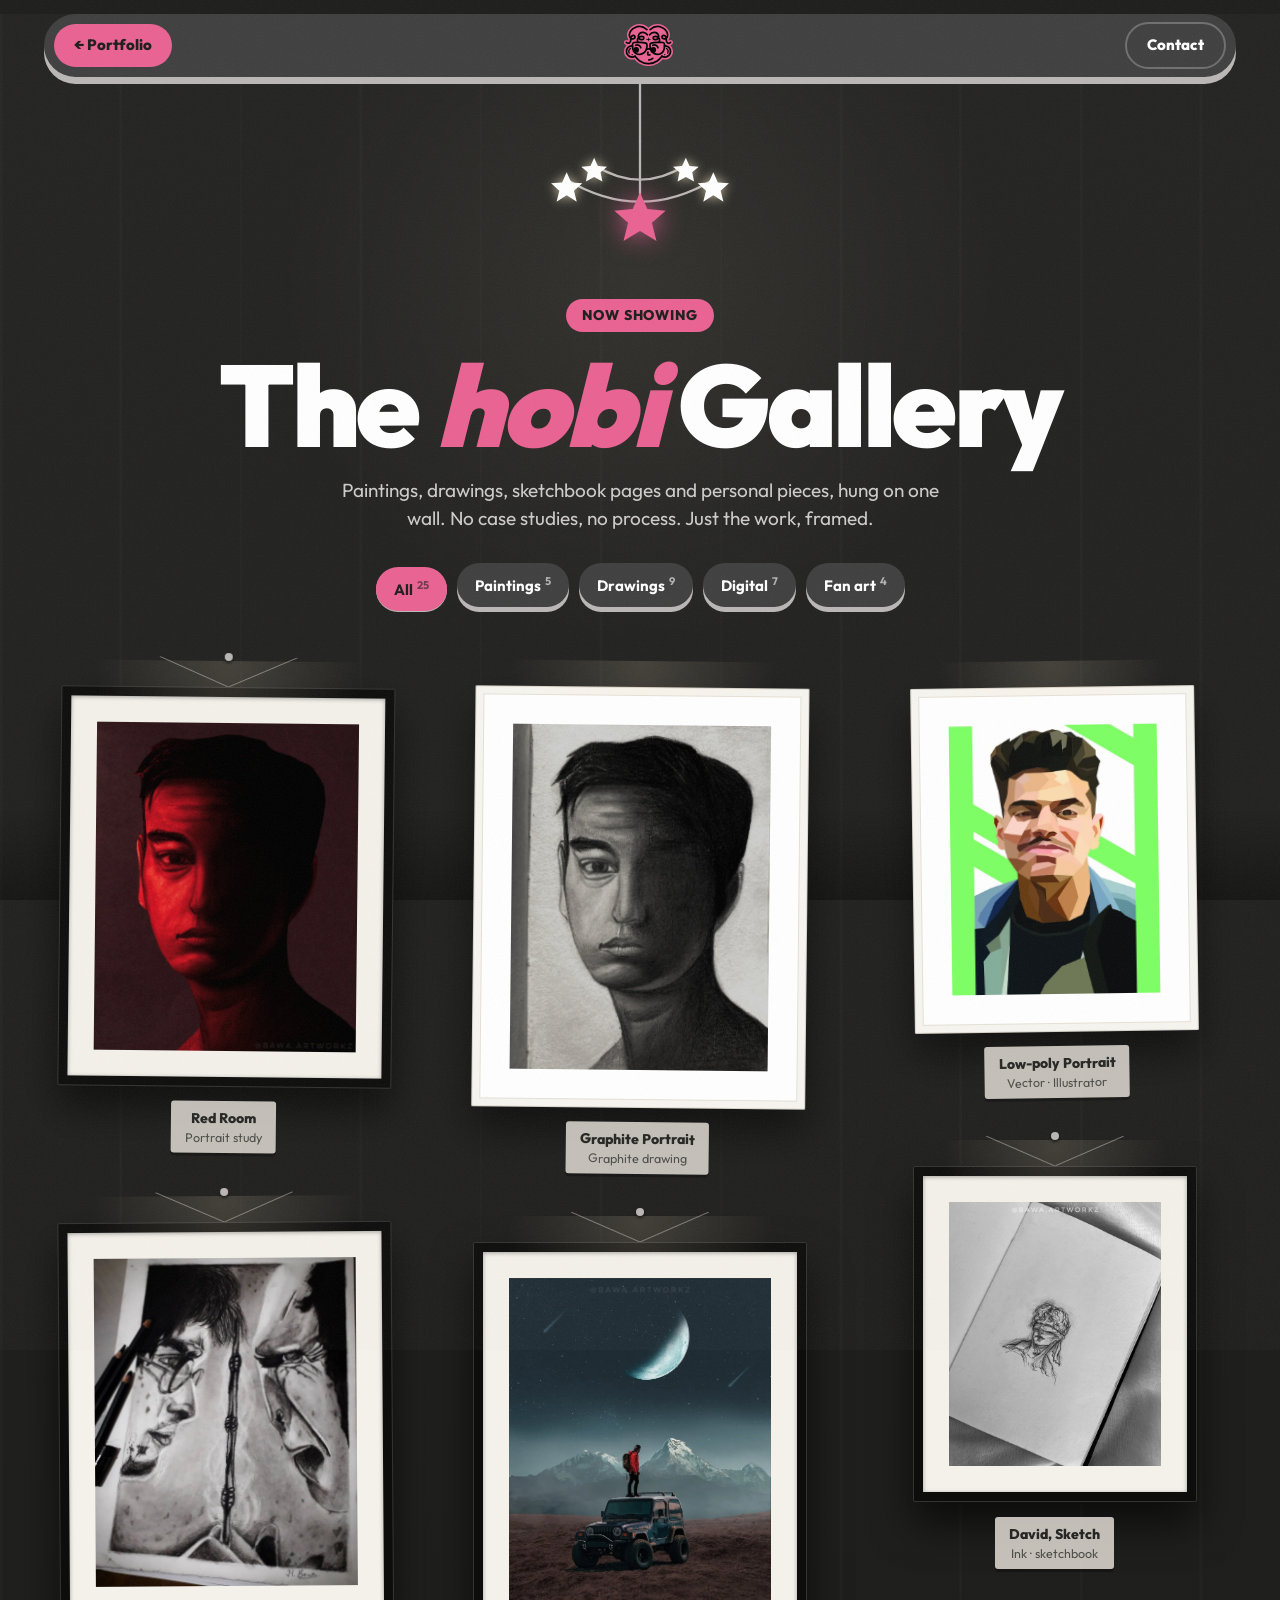
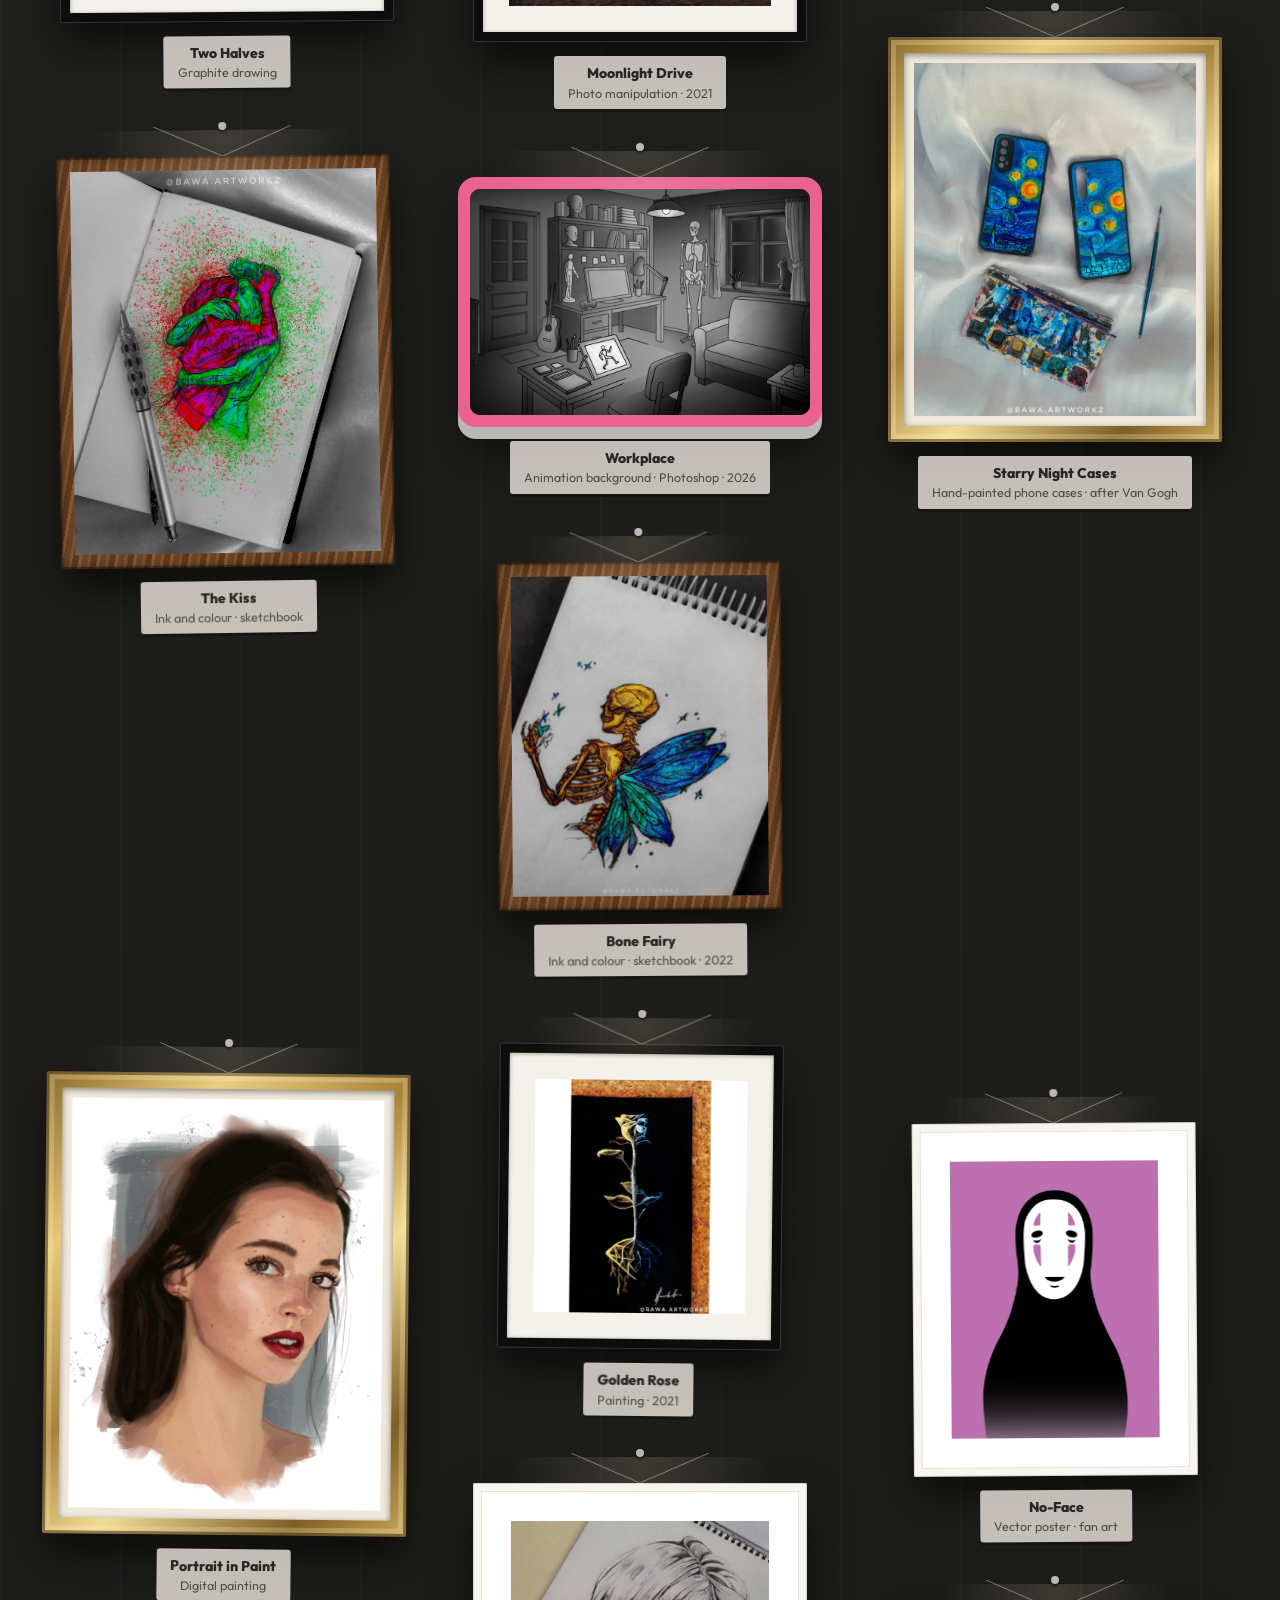
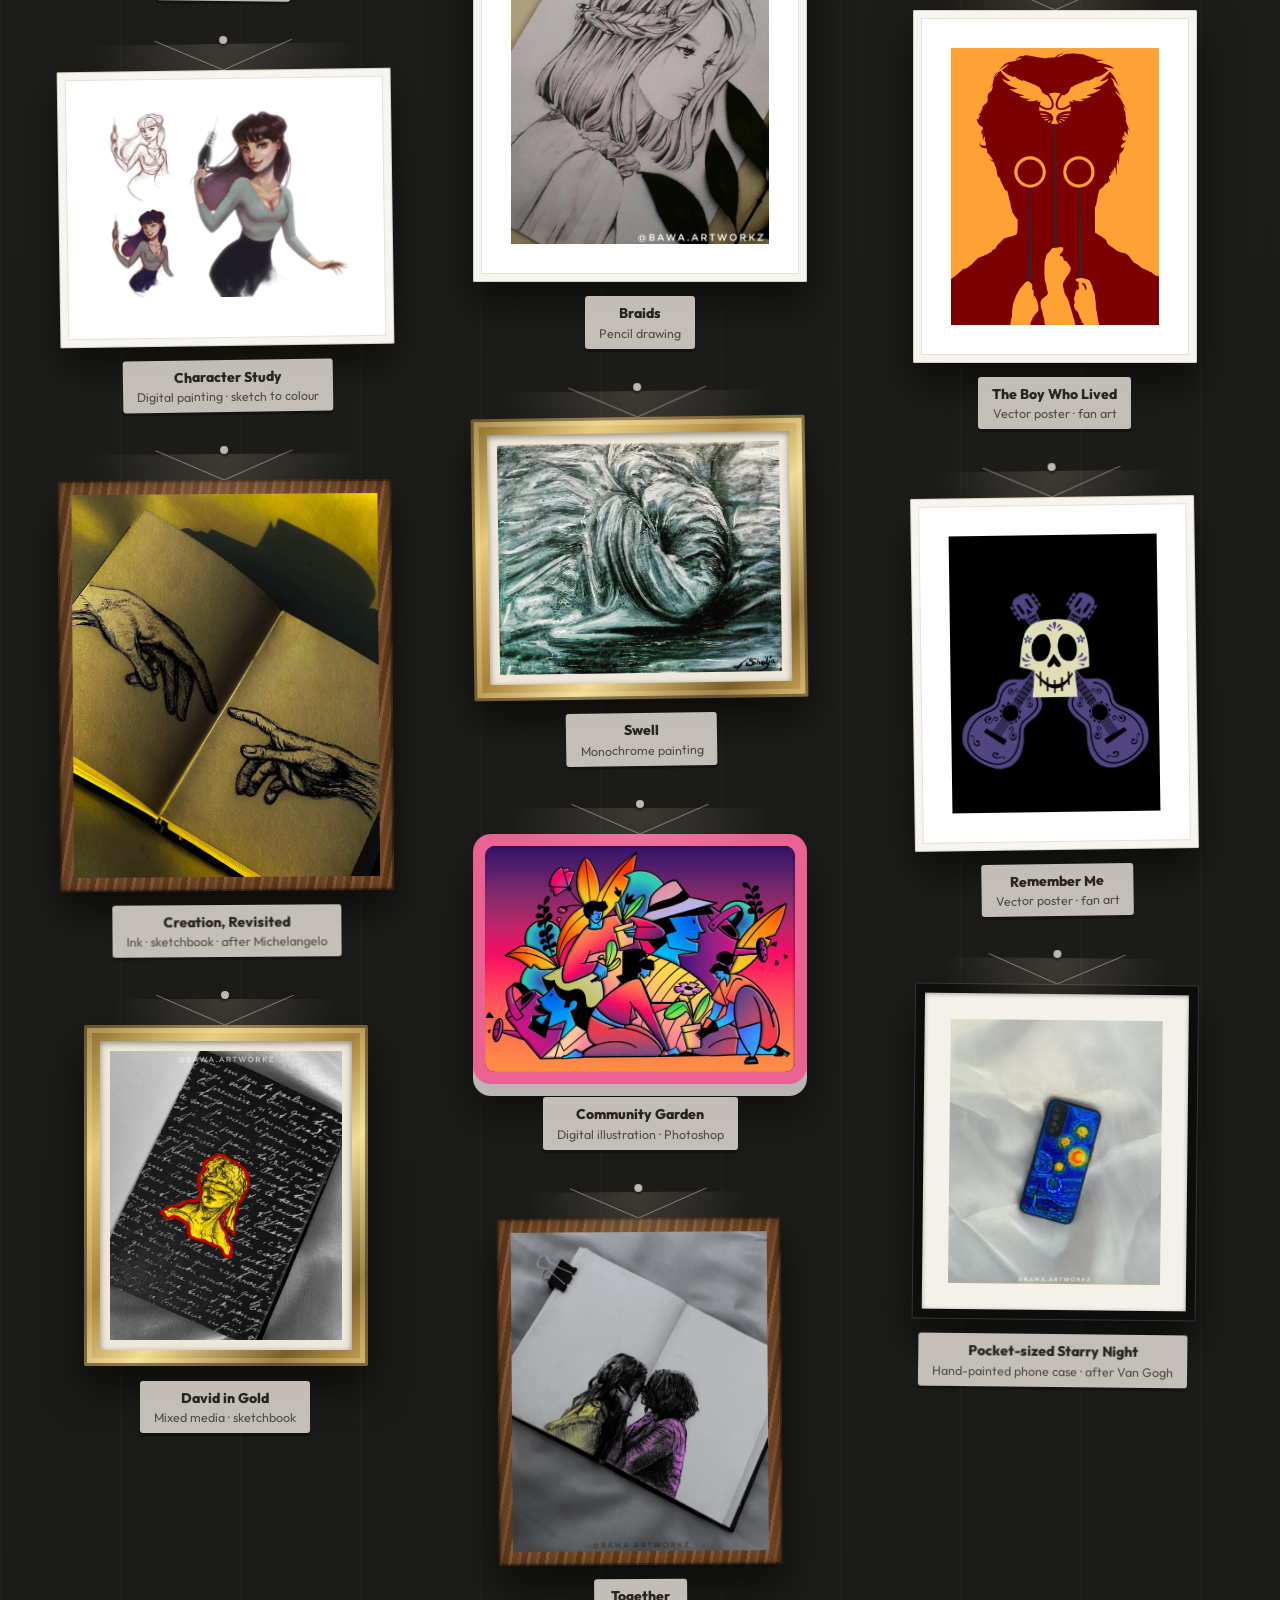
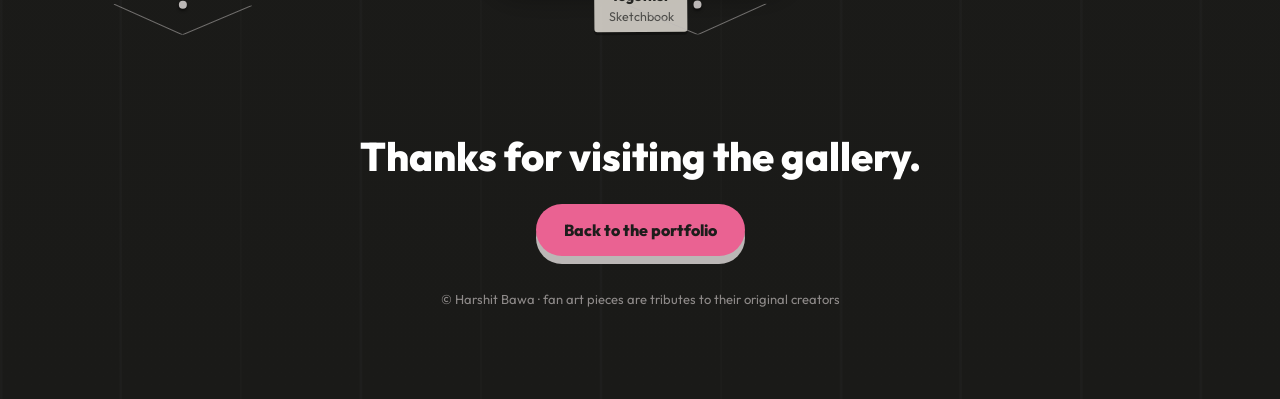
<file: gallery.html>
<!doctype html>
<html lang="en">
<head>
<meta charset="utf-8">
<meta name="viewport" content="width=device-width, initial-scale=1">
<title>The Gallery — hobi · Harshit Bawa</title>
<meta name="description" content="The hobi gallery: paintings, drawings, sketchbook pages and digital pieces by Harshit Bawa, hung in frames.">
<meta property="og:title" content="The Gallery — hobi · Harshit Bawa">
<meta property="og:description" content="Paintings, drawings and personal pieces on display.">
<meta name="theme-color" content="#1D1D1B">
<link rel="icon" href="media/hobi-side-logo.svg">
<link rel="preconnect" href="https://fonts.googleapis.com"><link rel="preconnect" href="https://fonts.gstatic.com" crossorigin>
<link href="https://fonts.googleapis.com/css2?family=Outfit:wght@400;500;600;700;800;900&display=swap" rel="stylesheet">
<link rel="stylesheet" href="css/gallery.css?v=1">
</head>
<body>
<div id="room">
  <header class="gtop">
    <a class="back" href="./">← Portfolio</a>
    <a class="gmark" href="./" aria-label="hobi home"><img src="media/hobi-side-logo.svg" alt=""></a>
    <a class="back ghost" href="./#contact">Contact</a>
  </header>

  <section class="ghero">
    <svg class="chandelier" viewBox="0 0 240 230" aria-hidden="true">
      <line x1="120" y1="0" x2="120" y2="70" />
      <path class="arm" d="M40 112 Q120 160 200 112" />
      <path class="arm" d="M70 96 Q120 128 170 96" />
      <line x1="120" y1="70" x2="120" y2="132" />
      <g class="bulbs">
        <path class="st s1" d="M40 104l5 11 12 1-9 8 3 12-11-7-11 7 3-12-9-8 12-1z" />
        <path class="st s2" d="M200 104l5 11 12 1-9 8 3 12-11-7-11 7 3-12-9-8 12-1z" />
        <path class="st s3" d="M70 88l4 9 10 1-7 6 2 10-9-5-9 5 2-10-7-6 10-1z" />
        <path class="st s4" d="M170 88l4 9 10 1-7 6 2 10-9-5-9 5 2-10-7-6 10-1z" />
        <path class="st big" d="M120 126l8 18 20 2-15 13 5 20-18-11-18 11 5-20-15-13 20-2z" />
      </g>
    </svg>
    <p class="kicker">Now showing</p>
    <h1>The <span>hobi</span> Gallery</h1>
    <p class="lede">Paintings, drawings, sketchbook pages and personal pieces, hung on one wall. No case studies, no process. Just the work, framed.</p>
    <nav id="gfilters" aria-label="Filter artworks"></nav>
  </section>

  <main id="wall" aria-label="Artworks"></main>

  <footer class="gfoot">
    <p>Thanks for visiting the gallery.</p>
    <a class="pill" href="./">Back to the portfolio</a>
    <small>© Harshit Bawa · fan art pieces are tributes to their original creators</small>
  </footer>
</div>

<div id="viewing" role="dialog" aria-modal="true" aria-label="Artwork viewer">
  <button id="vClose" class="vbtn close" aria-label="Close">×</button>
  <button id="vPrev" class="vbtn prev" aria-label="Previous">←</button>
  <div class="vstage">
    <div id="vFrame" class="vframe"><span class="mat"><img id="vImg" alt=""></span></div>
    <div class="vplaque"><b id="vTitle"></b><span id="vMeta"></span><small id="vCount"></small></div>
  </div>
  <button id="vNext" class="vbtn next" aria-label="Next">→</button>
</div>
<script src="js/gallery.js?v=3"></script>
</body>
</html>
</file>
<file: css/site.css>
/* hobi — Harshit Bawa portfolio
   Visual language from his Contact & About pages: ink background, grey pill header,
   chunky cards on a grey offset "press" shadow, pink pill headers, pink buttons, stars. */
:root{
  --ink:#1D1D1B; --panel:#3f3f3f; --panel-2:#333331; --pink:#EA6292; --grey:#BBB7B6; --white:#fff;
  --pink-a:rgba(234,98,146,.25);
  --r-xl:50px; --r-lg:36px; --r-md:24px;
  --press:0 16px 0 var(--grey);
  --press-sm:0 9px 0 var(--grey);
  --font:"Gravita HUM","gravita-hum-variable","Outfit",ui-rounded,system-ui,sans-serif;
  --pad:clamp(16px,3.4vw,48px);
  --ease:cubic-bezier(.2,.8,.2,1);
}
*{box-sizing:border-box;margin:0;padding:0}
html{background:var(--ink);color:var(--white);font-family:var(--font);-webkit-font-smoothing:antialiased;scroll-behavior:auto}
body{overflow-x:hidden;line-height:1.5;min-height:100vh}
body.locked{overflow:hidden}
img,video{display:block;max-width:100%}
a{color:inherit}
button{font:inherit;color:inherit;cursor:pointer;border:0;background:none}
::selection{background:var(--pink);color:var(--ink)}
.sr{position:absolute;width:1px;height:1px;overflow:hidden;clip:rect(0 0 0 0)}

/* film grain over everything (very subtle) */
body::after{content:"";position:fixed;inset:-50%;z-index:90;pointer-events:none;opacity:.07;
  background-image:url("data:image/svg+xml,%3Csvg xmlns='http://www.w3.org/2000/svg' width='160' height='160'%3E%3Cfilter id='n'%3E%3CfeTurbulence type='fractalNoise' baseFrequency='.9' numOctaves='3' stitchTiles='stitch'/%3E%3C/filter%3E%3Crect width='100%25' height='100%25' filter='url(%23n)'/%3E%3C/svg%3E");
  animation:grain 1s steps(6) infinite}
@keyframes grain{0%{transform:translate(0,0)}20%{transform:translate(-3%,2%)}40%{transform:translate(2%,-3%)}60%{transform:translate(-2%,-1%)}80%{transform:translate(3%,3%)}100%{transform:translate(0,0)}}

/* ---------------- preloader: his own After Effects render ---------------- */
#loader{position:fixed;inset:0;z-index:200;background:#fff;display:grid;place-items:center;transition:opacity .55s ease}
#loader.hide{opacity:0;pointer-events:none}
#loader video{width:100vw;height:100vh;object-fit:contain}
#skip{position:absolute;right:20px;bottom:20px;font-size:12px;letter-spacing:.14em;text-transform:uppercase;color:#1D1D1B;opacity:.45;padding:8px 12px;border-radius:99px;border:1px solid rgba(0,0,0,.2)}
#skip:hover{opacity:1}

/* ---------------- header (his pill header) ---------------- */
.header{position:fixed;top:12px;left:12px;right:12px;z-index:60;height:76px;border-radius:60px;background:var(--panel);
  box-shadow:0 4px 20px rgba(0,0,0,.5);display:grid;grid-template-columns:1fr auto 1fr;align-items:center;padding:0 28px;
  transition:transform .5s var(--ease)}
.header.tuck{transform:translateY(calc(-100% - 20px))}
.header .wordmark{height:46px;width:auto;display:block}
.header .left{display:flex;align-items:center;gap:22px}
.header .status{display:flex;align-items:center;gap:8px;font-size:12px;letter-spacing:.06em;color:var(--grey);white-space:nowrap}
.dot{width:8px;height:8px;border-radius:50%;background:#5CE08A;box-shadow:0 0 0 0 rgba(92,224,138,.6);animation:ping 2s infinite}
@keyframes ping{0%{box-shadow:0 0 0 0 rgba(92,224,138,.5)}80%,100%{box-shadow:0 0 0 9px rgba(92,224,138,0)}}
.header .face{width:66px;height:56px;display:block;will-change:transform}
.header nav{justify-self:end;display:flex;gap:30px;align-items:center}
.header nav a{text-decoration:none;font-size:14px;letter-spacing:.12em;text-transform:uppercase;color:var(--grey);position:relative;padding:4px 0;transition:color .3s}
.header nav a::after{content:"";position:absolute;left:0;right:0;bottom:-2px;height:2px;background:var(--pink);transform:scaleX(0);transform-origin:left;transition:transform .35s var(--ease)}
.header nav a:hover,.header nav a.on{color:var(--pink)}
.header nav a:hover::after,.header nav a.on::after{transform:scaleX(1)}
.header nav a.nav-gal{color:var(--pink)}.header nav a.nav-gal::before{content:"✦ "}
.burger{display:none;width:44px;height:44px;justify-self:end}
.burger img{width:100%;transition:transform .5s}
.burger.open img{transform:rotate(180deg)}
.clock{font-variant-numeric:tabular-nums}
@media (max-width:900px){
  .header{grid-template-columns:auto 1fr auto;padding:0 18px;height:66px}
  .header .status,.header .clock{display:none}
  .header .face{justify-self:center}
  .header nav{position:fixed;top:90px;left:12px;right:12px;flex-direction:column;gap:6px;background:var(--panel);border-radius:30px;padding:18px;
    transform:translateY(-12px);opacity:0;pointer-events:none;transition:.35s var(--ease)}
  .header nav.open{transform:none;opacity:1;pointer-events:auto}
  .header nav a{font-size:18px;padding:10px}
  .burger{display:block}
}

/* ---------------- shared blocks ---------------- */
section{position:relative}
.wrap{max-width:1360px;margin:0 auto;padding:0 var(--pad)}
.h-pink{color:var(--pink);font-weight:800;text-transform:uppercase;line-height:.95;letter-spacing:-.01em;font-size:clamp(46px,8vw,120px)}
.kicker{font-size:13px;letter-spacing:.2em;text-transform:uppercase;color:var(--grey);display:flex;align-items:center;gap:10px}
.kicker img{width:16px}
.pill{display:inline-flex;align-items:center;justify-content:center;background:var(--pink);color:var(--white);border-radius:30px;
  padding:10px 26px;font-weight:700;letter-spacing:.16em;text-transform:uppercase;font-size:15px}
.card{background:var(--panel);border-radius:var(--r-xl);box-shadow:var(--press);padding:clamp(18px,2.4vw,30px)}
.btn{display:inline-flex;align-items:center;gap:10px;background:var(--pink);color:var(--white);border-radius:30px;padding:14px 28px;
  font-weight:800;letter-spacing:.14em;text-transform:uppercase;text-decoration:none;box-shadow:0 10px 0 var(--grey);transition:transform .2s,box-shadow .2s}
.btn:hover{transform:translateY(-3px);box-shadow:0 13px 0 var(--grey)}
.btn:active{transform:translateY(8px);box-shadow:0 2px 0 var(--grey)}
.btn.ghost{background:transparent;border:2px solid var(--pink);color:var(--pink);box-shadow:none}
.reveal{opacity:0;transform:translateY(40px);transition:opacity .9s var(--ease),transform .9s var(--ease)}
.reveal.in{opacity:1;transform:none}

/* ---------------- hero ---------------- */
.hero{height:260vh}
.hero .stick{position:sticky;top:0;height:100vh;overflow:hidden;display:grid;place-items:center}
.hero .name{position:absolute;left:var(--pad);bottom:7vh;z-index:3;pointer-events:none}
.hero .name .hello{font-size:clamp(16px,1.6vw,22px);color:var(--grey);letter-spacing:.04em}
.hero .name h1{font-size:clamp(56px,11.5vw,190px);line-height:.86;font-weight:900;text-transform:uppercase;letter-spacing:-.02em}
.hero .name h1 span{display:block;overflow:hidden}
.hero .name h1 span i{display:block;font-style:normal;transform:translateY(105%);transition:transform 1.1s var(--ease)}
.hero .name h1 span.pink i{color:var(--pink)}
.hero.ready .name h1 span i{transform:none}
.hero .name h1 span:nth-child(2) i{transition-delay:.12s}
.hero .roles{position:absolute;right:var(--pad);top:18vh;z-index:3;text-align:right;font-size:clamp(14px,1.3vw,18px);color:var(--grey);line-height:1.7}
.hero .roles b{color:var(--white);font-weight:700}
.hero .roles .three{width:70px;margin:0 0 10px auto;display:block}
#heroFace{width:min(46vw,520px);position:relative;z-index:2;overflow:visible;cursor:pointer;margin-top:-6vh}
.burst{position:absolute;inset:0;z-index:1;pointer-events:none}
.burst .chip{position:absolute;left:50%;top:46%;width:clamp(120px,15vw,230px);aspect-ratio:4/3;border-radius:22px;overflow:hidden;
  background:var(--panel);box-shadow:0 10px 0 var(--grey),0 30px 60px rgba(0,0,0,.5);opacity:0;will-change:transform,opacity}
.burst .chip img{width:100%;height:100%;object-fit:cover}
.burst .chip.tall{aspect-ratio:3/4}
.hero .scrollcue{position:absolute;bottom:22px;left:50%;transform:translateX(-50%);z-index:3;font-size:11px;letter-spacing:.3em;text-transform:uppercase;color:var(--grey);display:flex;flex-direction:column;align-items:center;gap:10px}
.hero .scrollcue img{width:18px;animation:bob 1.8s ease-in-out infinite}
@keyframes bob{50%{transform:translateY(6px) rotate(45deg)}}
.hero .tag{position:absolute;z-index:4;left:50%;top:50%;transform:translate(-50%,-50%);text-align:center;opacity:0;pointer-events:none;width:min(90vw,900px)}
.hero .tag p{font-size:clamp(34px,5.6vw,92px);font-weight:900;line-height:.98;text-transform:uppercase;text-shadow:0 6px 40px rgba(0,0,0,.6)}
.hero .tag p em{font-style:normal;color:var(--pink)}
@media (max-width:760px){
  .hero{height:220vh}
  #heroFace{width:78vw;margin-top:-18vh}
  .hero .roles{top:auto;bottom:34vh;right:auto;left:var(--pad);text-align:left}
  .hero .roles .three{margin:0 0 10px}
}

/* ---------------- statement (scroll-filled words) ---------------- */
.statement{padding:18vh 0 14vh}
.statement p{font-size:clamp(26px,3.6vw,54px);font-weight:700;line-height:1.18;max-width:1180px}
.statement p .w{color:rgba(255,255,255,.14);transition:color .3s}
.statement p .w.on{color:var(--white)}
.statement p .w.pk.on{color:var(--pink)}
.statement .sig{display:flex;align-items:center;gap:14px;margin-top:34px;color:var(--grey)}
.statement .sig img{width:44px}

/* ---------------- work ---------------- */
.work{padding:6vh 0 16vh}
.work .top{display:flex;justify-content:space-between;align-items:flex-end;gap:24px;flex-wrap:wrap;margin-bottom:34px}
.filters{display:flex;flex-wrap:wrap;gap:10px}
.filters button{padding:10px 20px;border-radius:30px;background:var(--panel);color:var(--grey);font-size:14px;letter-spacing:.08em;text-transform:uppercase;transition:.25s}
.filters button:hover{color:var(--white)}
.filters button.on{background:var(--pink);color:var(--white);box-shadow:0 6px 0 var(--grey);transform:translateY(-3px)}
.filters button sup{font-size:10px;margin-left:4px;opacity:.7}
.grid{display:grid;grid-template-columns:repeat(4,1fr);grid-auto-rows:6px;grid-auto-flow:dense;gap:0 22px;align-items:start}
.grid .tile{align-self:start}
.tile{position:relative;border-radius:var(--r-lg);background:var(--panel);box-shadow:var(--press-sm);overflow:hidden;cursor:none;transform-style:preserve-3d;
  transition:box-shadow .3s,opacity .4s,filter .4s}
.tile.sq{grid-column:span 1;grid-row:span 2}
.tile.wide{grid-column:span 2;grid-row:span 2}
.tile.tall{grid-column:span 1;grid-row:span 3}
.tile.xl{grid-column:span 2;grid-row:span 3}
.tile .media{position:absolute;inset:0}
.tile .media img,.tile .media video{width:100%;height:100%;object-fit:cover;transition:transform .9s var(--ease)}
.tile.white .media{background:#fff}
.tile.white .media video{object-fit:contain}
.tile .media video.loop{position:absolute;inset:0;opacity:0;transition:opacity .35s}
.tile:hover .media video.loop{opacity:1}
.tile:hover .media img{transform:scale(1.05)}
.tile .meta{position:absolute;left:0;right:0;bottom:0;padding:18px 20px;display:flex;justify-content:space-between;align-items:flex-end;gap:10px;
  background:linear-gradient(transparent,rgba(20,20,19,.88));transform:translateY(8px);transition:transform .4s var(--ease)}
.tile:hover .meta{transform:none}
.tile .meta h3{font-size:clamp(18px,1.7vw,26px);font-weight:800;line-height:1.05}
.tile .meta p{font-size:13px;color:var(--grey);margin-top:4px;max-width:420px}
.tile .meta .yr{font-size:12px;color:var(--grey);white-space:nowrap}
.tile .badge{position:absolute;top:14px;left:14px;background:rgba(29,29,27,.75);backdrop-filter:blur(6px);border-radius:30px;padding:6px 12px;font-size:11px;letter-spacing:.14em;text-transform:uppercase}
.tile .badge.case{background:var(--pink)}
.tile.hidden{display:none}
.tile.texty .media{display:grid;place-items:center;background:var(--pink);text-align:center;padding:20px}
.tile.texty .media b{font-size:clamp(22px,2.4vw,34px);line-height:1;font-weight:900;color:var(--ink)}
.tile.texty .media small{display:block;margin-top:10px;font-size:12px;letter-spacing:.2em;color:var(--ink);opacity:.7}
@media (max-width:1000px){.grid{grid-template-columns:repeat(2,1fr)}}
@media (max-width:560px){.grid{grid-template-columns:1fr}}

/* custom cursor */
#cursor{position:fixed;left:0;top:0;z-index:150;pointer-events:none;width:14px;height:14px;margin:-7px 0 0 -7px;border-radius:50%;background:var(--pink);
  transition:width .35s var(--ease),height .35s var(--ease),margin .35s var(--ease),background .3s;display:grid;place-items:center;mix-blend-mode:normal}
#cursor span{font-size:12px;font-weight:800;letter-spacing:.14em;color:var(--white);opacity:0;transition:opacity .2s;display:flex;flex-direction:column;align-items:center;gap:4px}
#cursor span img{width:20px;animation:spin 4s linear infinite}
@keyframes spin{to{transform:rotate(360deg)}}
#cursor.big{width:110px;height:110px;margin:-55px 0 0 -55px}
#cursor.big span{opacity:1}
@media (hover:none){#cursor{display:none}.tile{cursor:pointer}}

/* ---------------- marquee ---------------- */
.marquee{padding:26px 0;border-block:2px solid var(--panel);overflow:hidden;background:var(--ink)}
.marquee .track{display:flex;width:max-content;will-change:transform}
.marquee .row{display:flex;align-items:center;gap:36px;padding-right:36px;font-size:clamp(28px,4vw,58px);font-weight:900;text-transform:uppercase;white-space:nowrap}
.marquee .row img{width:clamp(22px,3vw,40px)}
.marquee .row span:nth-child(4n+1){color:var(--pink)}
.marquee .row span.o{-webkit-text-stroke:2px var(--grey);color:transparent}

/* ---------------- services ---------------- */
.services{padding:18vh 0 12vh}
.services .head{display:flex;justify-content:space-between;align-items:flex-end;gap:20px;flex-wrap:wrap;margin-bottom:44px}
.services .head p{max-width:420px;color:var(--grey)}
.svc{display:grid;grid-template-columns:repeat(4,1fr);gap:22px}
.svc .card{display:flex;flex-direction:column;gap:14px;min-height:340px;transition:transform .35s var(--ease),box-shadow .35s}
.svc .card:hover{transform:translateY(-8px);box-shadow:0 24px 0 var(--grey)}
.svc .card .ic{width:84px;height:84px;border-radius:26px;background:var(--ink);display:grid;place-items:center}
.svc .card .ic img{width:56px;transition:transform .6s var(--ease)}
.svc .card:hover .ic img{transform:rotate(-10deg) scale(1.12)}
.svc .card h3{font-size:26px;font-weight:800;text-transform:uppercase}
.svc .card p{color:var(--grey);font-size:15px}
.svc .card ul{list-style:none;margin-top:auto;display:flex;flex-wrap:wrap;gap:6px}
.svc .card li{font-size:12px;padding:6px 10px;border-radius:20px;background:var(--ink);color:var(--grey)}
@media (max-width:1000px){.svc{grid-template-columns:1fr 1fr}}
@media (max-width:560px){.svc{grid-template-columns:1fr}}

/* ---------------- about (his About page) ---------------- */
.about{padding:14vh 0}
.about .intro{display:grid;grid-template-columns:1.1fr 1fr;gap:40px;align-items:center;margin-bottom:70px}
.about .intro .wm{width:min(440px,80%);margin-bottom:34px}
.about .intro h2{font-size:clamp(26px,2.6vw,36px);font-weight:800}
.about .intro p{color:var(--grey);font-size:clamp(16px,1.3vw,19px);max-width:560px;margin-top:10px}
.about .intro .faceWrap{display:grid;place-items:center}
.about .intro .faceWrap img{width:min(420px,90%);transition:transform .6s var(--ease)}
.about .intro .faceWrap img:hover{transform:rotate(-6deg) scale(1.04)}
.cards{display:grid;grid-template-columns:1fr 1fr;gap:40px 28px;align-items:start}
.cards .pill{width:100%;margin-bottom:22px}
.exp{display:flex;flex-direction:column;gap:22px}
.exp .yr{display:inline-flex;gap:10px;align-items:center}
.exp .yr b{background:var(--pink);border-radius:20px;padding:6px 14px;font-size:13px}
.exp .yr i{width:24px;height:2px;background:var(--pink)}
.exp h4{font-size:18px;font-weight:800;margin-top:8px}
.exp p{font-size:14px;color:var(--grey);font-style:italic}
.exp ul{margin:6px 0 0 18px;font-size:14px;color:var(--grey)}
.sw{display:flex;flex-direction:column;gap:14px}
.sw div{display:flex;justify-content:space-between;align-items:center;gap:10px;font-weight:700}
.sw .stars{display:flex;gap:6px}
.sw .stars img{width:18px;opacity:.18}
.sw .stars img.on{opacity:1}
.why{margin-top:110px;display:grid;grid-template-columns:1fr 1fr;gap:30px;align-items:center}
.why .words{display:flex;flex-direction:column;gap:6px;font-size:clamp(30px,4vw,56px);font-weight:900;text-transform:uppercase}
.why .words span:nth-child(2){color:var(--pink)}
.why .card p{font-style:italic;color:#e9e6e5;margin-bottom:14px}
@media (max-width:860px){.about .intro,.cards,.why{grid-template-columns:1fr}}

/* ---------------- contact ---------------- */
.contact{padding:14vh 0 8vh}
.contact .grid2{display:grid;grid-template-columns:1fr 1fr;gap:50px;align-items:center}
.contact h2{font-size:clamp(44px,6.4vw,96px);color:var(--pink);font-weight:900;text-transform:uppercase;line-height:.95}
.contact .lede{color:var(--grey);font-size:18px;margin:18px 0 30px;max-width:460px}
form.card{display:flex;flex-direction:column;gap:16px}
form label{font-weight:700;font-size:14px}
form label i{color:var(--pink);font-style:normal}
form input,form textarea{width:100%;margin-top:8px;padding:14px 18px;border-radius:30px;border:2px solid transparent;font:inherit;font-size:15px;background:#fff;color:#1D1D1B;outline:none;transition:.25s}
form textarea{min-height:130px;border-radius:24px;resize:vertical}
form input:focus,form textarea:focus{border-color:var(--pink);box-shadow:0 0 15px var(--pink-a)}
form .err{color:#ff4444;font-size:13px;min-height:16px}
form .btn{justify-content:center;width:100%;font-size:18px;margin-top:8px}
.sent{position:fixed;inset:0;z-index:170;background:rgba(0,0,0,.7);display:grid;place-items:center;opacity:0;pointer-events:none;transition:.3s}
.sent.on{opacity:1;pointer-events:auto}
.sent .card{text-align:center;max-width:420px;transform:scale(.85);transition:transform .35s var(--ease)}
.sent.on .card{transform:none}
.sent h3{font-size:34px;color:var(--pink);font-weight:900;text-transform:uppercase}
.sent p{color:var(--grey);margin:10px 0 20px}
@media (max-width:860px){.contact .grid2{grid-template-columns:1fr}}

/* macOS-style dock */
.dock{position:fixed;left:50%;bottom:18px;transform:translate(-50%,160%);z-index:70;display:flex;align-items:flex-end;gap:8px;padding:10px 12px;border-radius:26px;
  background:rgba(63,63,63,.72);backdrop-filter:blur(14px);-webkit-backdrop-filter:blur(14px);border:1px solid rgba(255,255,255,.08);box-shadow:0 20px 50px rgba(0,0,0,.5);transition:transform .6s var(--ease)}
.dock.show{transform:translate(-50%,0)}
.dock a,.dock button{position:relative;width:52px;height:52px;border-radius:16px;background:var(--ink);display:grid;place-items:center;text-decoration:none;
  transition:width .2s,height .2s;transform-origin:bottom}
.dock svg{width:46%;height:46%;fill:none;stroke:var(--white);stroke-width:2;stroke-linecap:round;stroke-linejoin:round}
.dock .pinkbg{background:var(--pink)}
.dock .tip{position:absolute;bottom:calc(100% + 10px);left:50%;transform:translate(-50%,6px);background:var(--white);color:var(--ink);font-size:12px;font-weight:700;padding:5px 10px;border-radius:10px;white-space:nowrap;opacity:0;pointer-events:none;transition:.2s}
.dock a:hover .tip,.dock button:hover .tip{opacity:1;transform:translate(-50%,0)}
.dock .sep{width:1px;height:40px;background:rgba(255,255,255,.15);margin:0 4px 6px}
@media (max-width:560px){.dock a,.dock button{width:44px;height:44px}}

/* ---------------- footer ---------------- */
footer{padding:10vh 0 0;overflow:hidden}
footer .links{display:flex;justify-content:space-between;flex-wrap:wrap;gap:20px;color:var(--grey);font-size:14px}
footer .links a{text-decoration:none;margin-right:22px}
footer .links a:hover{color:var(--pink)}
footer .giant{display:block;width:100%;margin-top:6vh;transform:translateY(22%)}

/* ---------------- case study overlay ---------------- */
#case{position:fixed;inset:0;z-index:120;background:var(--ink);overflow-y:auto;overscroll-behavior:contain;
  clip-path:inset(100% 0 0 0 round 60px);transition:clip-path .8s var(--ease);visibility:hidden}
#case.open{clip-path:inset(0 0 0 0 round 0);visibility:visible}
#case .close{position:fixed;top:22px;right:22px;z-index:5;width:56px;height:56px;border-radius:50%;background:var(--pink);display:grid;place-items:center;box-shadow:0 6px 0 var(--grey)}
#case .close img{width:24px;transition:transform .4s}
#case .close:hover img{transform:rotate(90deg)}
.cs-hero{padding:120px var(--pad) 50px;max-width:1360px;margin:0 auto}
.cs-hero .kicker{margin-bottom:16px}
.cs-hero h1{font-size:clamp(52px,10vw,160px);line-height:.88;font-weight:900;text-transform:uppercase;color:var(--pink);letter-spacing:-.02em}
.cs-hero .lead{font-size:clamp(20px,2vw,28px);max-width:860px;margin-top:24px;font-weight:600}
.cs-meta{display:grid;grid-template-columns:repeat(auto-fit,minmax(200px,1fr));gap:20px;margin-top:44px}
.cs-meta .card{box-shadow:var(--press-sm);border-radius:var(--r-md);padding:18px 22px}
.cs-meta h5{font-size:11px;letter-spacing:.2em;text-transform:uppercase;color:var(--pink);margin-bottom:8px}
.cs-meta p{font-size:15px;color:#e8e6e5}
.cs-note{margin-top:22px;font-size:13px;color:var(--grey);border-left:3px solid var(--pink);padding-left:12px}
.cs-body{max-width:1360px;margin:0 auto;padding:0 var(--pad) 120px;display:flex;flex-direction:column;gap:clamp(28px,4vw,60px)}
.cs-text{display:grid;grid-template-columns:1fr 2fr;gap:30px}
.cs-text h3{font-size:clamp(22px,2.2vw,32px);font-weight:900;text-transform:uppercase}
.cs-text p{font-size:clamp(17px,1.4vw,21px);color:#dcd9d8;line-height:1.6}
.cs-quote{font-size:clamp(24px,3vw,44px);font-weight:800;line-height:1.15;padding:40px 0;border-block:2px solid var(--panel)}
.cs-quote::before{content:"“";color:var(--pink);font-size:1.6em;line-height:0;vertical-align:-.35em;margin-right:6px}
.cs-gal{display:grid;gap:18px}
.cs-gal.c2{grid-template-columns:1fr 1fr}
.cs-gal.c3{grid-template-columns:repeat(3,1fr)}
.cs-gal img{width:100%;border-radius:var(--r-md);background:var(--panel);cursor:zoom-in}
.cs-hero-img img{width:100%;border-radius:var(--r-lg)}
.cs-vid{border-radius:var(--r-lg);overflow:hidden;background:#000}
.cs-vid video{width:100%;max-height:86vh;margin:0 auto}
.cs-vid.portrait{max-width:520px;margin:0 auto}
.cs-cap{font-size:13px;color:var(--grey);margin-top:10px;letter-spacing:.04em}
.cs-vids{display:grid;grid-template-columns:repeat(auto-fit,minmax(280px,1fr));gap:18px;align-items:start}
.cs-stats{display:grid;grid-template-columns:repeat(auto-fit,minmax(180px,1fr));gap:18px}
.cs-stats .card{border-radius:var(--r-md);box-shadow:var(--press-sm)}
.cs-stats b{display:block;font-size:clamp(44px,5vw,72px);font-weight:900;color:var(--pink);line-height:1}
.cs-stats span{font-size:14px;color:var(--grey)}
.cs-steps h3{font-size:clamp(22px,2.2vw,32px);font-weight:900;text-transform:uppercase;margin-bottom:24px}
.cs-steps ol{list-style:none;display:grid;grid-template-columns:repeat(auto-fit,minmax(170px,1fr));gap:16px;counter-reset:s}
.cs-steps li{position:relative;background:var(--panel);border-radius:var(--r-md);padding:22px 18px 18px;counter-increment:s}
.cs-steps li::before{content:counter(s,decimal-leading-zero);position:absolute;top:-14px;left:18px;background:var(--pink);border-radius:20px;padding:3px 10px;font-size:12px;font-weight:800}
.cs-steps li b{display:block;font-size:17px;margin-bottom:6px}
.cs-steps li span{font-size:13px;color:var(--grey)}
.cs-compare{position:relative;border-radius:var(--r-lg);overflow:hidden;user-select:none;touch-action:none;cursor:ew-resize}
.cs-compare img{width:100%;pointer-events:none}
.cs-compare .after{position:absolute;inset:0;clip-path:inset(0 0 0 50%)}
.cs-compare .after img{height:100%;object-fit:cover}
.cs-compare .bar{position:absolute;top:0;bottom:0;left:50%;width:4px;margin-left:-2px;background:var(--pink)}
.cs-compare .bar i{position:absolute;top:50%;left:50%;width:54px;height:54px;margin:-27px;border-radius:50%;background:var(--pink);display:grid;place-items:center;box-shadow:0 6px 0 var(--grey)}
.cs-compare .bar i img{width:22px}
.cs-compare .lab{position:absolute;top:16px;padding:6px 12px;border-radius:20px;background:rgba(29,29,27,.8);font-size:12px;letter-spacing:.14em;text-transform:uppercase}
.cs-link{align-self:flex-start}
.cs-next{margin-top:40px;padding:50px;border-radius:var(--r-xl);background:var(--panel);box-shadow:var(--press);display:flex;justify-content:space-between;align-items:center;gap:20px;cursor:pointer;text-decoration:none}
.cs-next small{color:var(--grey);letter-spacing:.2em;text-transform:uppercase;font-size:12px}
.cs-next h4{font-size:clamp(30px,4vw,60px);font-weight:900;text-transform:uppercase;line-height:1}
.cs-next img.arrow{width:50px;transition:transform .5s var(--ease)}
.cs-next:hover img.arrow{transform:rotate(180deg) scale(1.2)}
@media (max-width:760px){.cs-text{grid-template-columns:1fr;gap:10px}.cs-gal.c2,.cs-gal.c3{grid-template-columns:1fr}.cs-next{padding:30px}}

/* lightbox */
#lb{position:fixed;inset:0;z-index:180;background:rgba(15,15,14,.94);display:grid;place-items:center;opacity:0;pointer-events:none;transition:opacity .3s}
#lb.on{opacity:1;pointer-events:auto}
#lb .inner{max-width:92vw;max-height:86vh;display:flex;flex-direction:column;align-items:center;gap:14px}
#lb img,#lb video{max-width:92vw;max-height:80vh;border-radius:18px;object-fit:contain;background:#fff0}
#lb .cap{color:var(--grey);font-size:14px;text-align:center}
#lb .nav{position:absolute;top:50%;width:56px;height:56px;border-radius:50%;background:var(--panel);display:grid;place-items:center;font-size:24px}
#lb .prev{left:20px}#lb .next{right:20px}
#lb .x{position:absolute;top:20px;right:20px;width:52px;height:52px;border-radius:50%;background:var(--pink);font-size:22px}

@media (prefers-reduced-motion:reduce){
  *{animation:none!important;transition:none!important}
  .reveal{opacity:1;transform:none}
}

/* hobi face (inline SVG, animated) */
svg [data-r=sil]{fill:var(--pink)}
svg .shadow{fill:var(--grey)}
svg [data-r=line]{fill:none;stroke:var(--ink);stroke-linecap:round;stroke-linejoin:round}
svg [data-r=eye],svg [data-r=dot],svg [data-r=spark]{fill:var(--ink)}
svg .ring{fill:none;stroke:var(--pink);stroke-linecap:round}
.header .face{overflow:visible;cursor:pointer}

/* cinematic stills under a video */
.cs-stills h3{font-size:clamp(18px,1.6vw,24px);font-weight:900;text-transform:uppercase;margin-bottom:16px;display:flex;align-items:center;gap:10px}
.cs-stills h3::before{content:"";width:28px;height:3px;background:var(--pink);border-radius:2px}
.cs-stills .cs-gal{gap:10px}
.cs-stills .cs-gal img{border-radius:14px;aspect-ratio:16/9;object-fit:cover;transition:transform .5s var(--ease)}
.cs-stills .cs-gal.tallgal img{aspect-ratio:9/16}
.cs-stills .cs-gal img:hover{transform:scale(1.03)}
.cs-gal.c4{grid-template-columns:repeat(4,1fr)}
@media (max-width:760px){.cs-gal.c4{grid-template-columns:1fr 1fr}.cs-stills .cs-gal.c3{grid-template-columns:1fr 1fr}}

/* ---------- gallery preview on the main page ---------- */
.gprev{padding:10vh 0 12vh}
.gprev .top{display:flex;justify-content:space-between;align-items:flex-end;gap:24px;flex-wrap:wrap;margin-bottom:56px}
.gprev .top p{color:var(--grey);font-size:clamp(16px,1.3vw,19px);max-width:380px}
.gwall{display:grid;grid-template-columns:repeat(6,1fr);gap:clamp(18px,2.4vw,36px);align-items:center}
.gp{display:flex;flex-direction:column;align-items:center;gap:14px;text-decoration:none;position:relative;padding-top:26px}
.gp::before{content:"";position:absolute;top:0;left:50%;width:7px;height:7px;margin-left:-3.5px;border-radius:50%;background:var(--grey)}
.gp::after{content:"";position:absolute;top:4px;left:22%;right:22%;height:24px;
  background:linear-gradient(to top right,transparent calc(50% - 1px),rgba(187,183,182,.5) 50%,transparent calc(50% + 1px)) left/50% 100% no-repeat,
             linear-gradient(to top left,transparent calc(50% - 1px),rgba(187,183,182,.5) 50%,transparent calc(50% + 1px)) right/50% 100% no-repeat}
.gp .fr{display:block;width:100%;transition:transform .45s var(--ease)}
.gp:nth-child(odd) .fr{transform:rotate(-1deg)}.gp:nth-child(even) .fr{transform:rotate(.8deg)}
.gp:hover .fr{transform:translateY(-8px) rotate(0)}
.gp .mat{display:block;overflow:hidden}
.gp img{width:100%;height:auto;display:block}
.gp b{font-size:13px;font-weight:700;color:var(--grey);text-align:center;transition:color .3s}
.gp:hover b{color:var(--pink)}
.gp .f-gold{padding:9px;border-radius:3px;background:linear-gradient(135deg,#8a6a2b,#e7c977 22%,#a8823a 45%,#f2dc95 62%,#7d5e24 85%,#c9a659);box-shadow:inset 0 0 0 2px rgba(60,40,10,.55),0 16px 30px rgba(0,0,0,.55)}
.gp .f-gold .mat{padding:6px;background:#efe8da}
.gp .f-black{padding:6px;background:#0d0d0c;box-shadow:inset 0 0 0 1px #333,0 16px 30px rgba(0,0,0,.55)}
.gp .f-black .mat{padding:12px;background:#f4f1ea}
.gp .f-wood{padding:9px;border-radius:3px;background:repeating-linear-gradient(100deg,#6b4423 0 6px,#7d5130 6px 9px,#5d3a1d 9px 15px,#86593a 15px 18px);box-shadow:0 16px 30px rgba(0,0,0,.55)}
.gp .f-white{padding:5px;background:#f7f5f0;box-shadow:0 16px 30px rgba(0,0,0,.5)}
.gp .f-white .mat{padding:12px;background:#fff}
.gp .f-pink{padding:8px;background:var(--pink);border-radius:14px;box-shadow:0 8px 0 var(--grey)}
.gp .f-pink .mat{border-radius:8px}
.gcta{display:flex;justify-content:center;margin-top:60px}
.gcta .btn span{transition:transform .3s var(--ease)}
.gcta .btn:hover span{transform:translateX(5px)}
@media (max-width:1000px){.gwall{grid-template-columns:repeat(3,1fr)}}
@media (max-width:560px){.gwall{grid-template-columns:repeat(2,1fr)}}

/* ---------- about: sticker portrait ---------- */
.about .intro .faceWrap img.sticker{width:min(440px,90%);height:auto;filter:drop-shadow(0 10px 0 var(--grey)) drop-shadow(0 22px 30px rgba(0,0,0,.45));transform:rotate(-3deg)}
.about .intro .faceWrap img.sticker:hover{transform:rotate(2deg) scale(1.04)}
.about .intro p{color:#e2dfde;font-size:clamp(17px,1.35vw,20px);line-height:1.6;max-width:620px;margin-top:14px}
/* readable body text across About + Why hire me */
.exp h4{font-size:20px}
.exp p{font-size:16px}
.exp ul{font-size:16px;line-height:1.55}
.sw div{font-size:17px}
.why .card p{font-size:clamp(17px,1.35vw,20px);line-height:1.6;font-style:normal}
/* five service cards */
@media (min-width:1201px){.svc{grid-template-columns:repeat(5,1fr)}}
@media (min-width:1001px) and (max-width:1200px){.svc{grid-template-columns:repeat(3,1fr)}}

/* about: Experience, Education and Software each get a full-width row */
.cards{grid-template-columns:1fr;gap:36px}
.cards .pill{width:auto;min-width:200px;margin-bottom:26px}
.cards .exp{display:grid;grid-template-columns:repeat(auto-fit,minmax(260px,1fr));gap:26px 40px}
.cards .sw{display:grid;grid-template-columns:repeat(auto-fill,minmax(240px,1fr));gap:16px 48px}
.cards .sw div{padding:10px 0;border-bottom:1px solid rgba(255,255,255,.08)}

/* ---------- live caricatures ---------- */
.cari{padding:10vh 0 12vh}
.cari-top{display:grid;grid-template-columns:minmax(240px,.75fr) 1.25fr;gap:clamp(30px,5vw,80px);align-items:center;margin-bottom:70px}
.cari-vid{position:relative;justify-self:center;width:min(340px,100%)}
.cari-vid .phone{background:var(--panel);border-radius:34px;padding:12px;box-shadow:0 12px 0 var(--grey);transform:rotate(-3deg);transition:transform .5s var(--ease)}
.cari-vid:hover .phone{transform:rotate(0)}
.cari-vid video{display:block;width:100%;aspect-ratio:9/16;object-fit:cover;border-radius:24px;background:#000}
.cari-vid .tag{position:absolute;top:22px;right:-14px;background:var(--pink);color:var(--ink);font-weight:800;font-size:13px;letter-spacing:.08em;text-transform:uppercase;padding:8px 14px;border-radius:999px;transform:rotate(6deg);box-shadow:0 5px 0 var(--grey)}
.cari-txt h2{margin:14px 0 22px}
.cari-txt p{color:#e2dfde;font-size:clamp(17px,1.35vw,20px);line-height:1.6;max-width:620px;margin-bottom:14px}
.cari .roles{display:grid;grid-template-columns:repeat(3,1fr);gap:14px;margin:26px 0 18px;max-width:640px}
.cari .roles div{background:var(--panel);border-radius:18px;padding:14px 16px;box-shadow:0 6px 0 var(--grey);display:flex;flex-direction:column;gap:2px}
.cari .roles b{font-size:17px;font-weight:800}
.cari .roles div:first-child b{color:var(--pink)}
.cari .roles span{font-size:14px;color:var(--grey)}
.cari .evs{display:flex;flex-wrap:wrap;gap:10px}
.cari .evs span{border:2px solid rgba(255,255,255,.18);border-radius:999px;padding:6px 14px;font-size:14px;font-weight:700}
.polas{display:grid;grid-template-columns:repeat(6,1fr);gap:clamp(14px,2vw,28px)}
.pola{display:block;width:100%;background:#f7f5f0;padding:8px 8px 30px;border-radius:4px;box-shadow:0 14px 26px rgba(0,0,0,.45);rotate:var(--r);transition:transform .4s var(--ease),rotate .4s var(--ease),box-shadow .4s;cursor:zoom-in}
.pola:hover{rotate:0deg;transform:translateY(-8px) scale(1.04);box-shadow:0 22px 34px rgba(0,0,0,.55);z-index:2;position:relative}
.pola img{display:block;width:100%;aspect-ratio:3/4;object-fit:cover}
@media (max-width:1000px){.polas{grid-template-columns:repeat(4,1fr)}.cari .roles{grid-template-columns:1fr 1fr}}
@media (max-width:860px){.cari-top{grid-template-columns:1fr}}
@media (max-width:560px){.polas{grid-template-columns:repeat(2,1fr)}.cari .roles{grid-template-columns:1fr}}

.polas .pair{grid-column:span 2;display:grid;grid-template-columns:1fr 1fr;gap:clamp(14px,2vw,28px);position:relative}
.polas .pair .pola.card{rotate:calc(var(--r) * -1.4)}
.polas .pair .pola.card:hover{rotate:0deg}
.pair-star{position:absolute;left:50%;top:42%;transform:translate(-50%,-50%);z-index:3;width:46px;height:46px;border-radius:50%;background:var(--pink);display:grid;place-items:center;box-shadow:0 5px 0 var(--grey);pointer-events:none}
.pair-star img{width:22px;filter:brightness(0) saturate(100%) invert(9%)}

/* YouTube film + side panel */
.cs-yt{display:grid;grid-template-columns:minmax(0,1fr) 300px;gap:28px;align-items:stretch}
.cs-vid.yt{aspect-ratio:16/9}
.cs-vid.yt iframe{display:block;width:100%;height:100%;border:0;border-radius:inherit}
.cs-yt aside{display:flex;flex-direction:column;gap:12px}
.cs-yt aside .pill{align-self:flex-start}
.cs-yt aside h3{font-size:26px;font-weight:800;margin:4px 0 6px}
.cs-yt aside p{display:flex;flex-direction:column;font-size:15px;color:#e2dfde;line-height:1.4}
.cs-yt aside p b{font-size:12px;letter-spacing:.1em;text-transform:uppercase;color:var(--grey);margin-bottom:2px}
.cs-yt aside .btn{margin-top:auto;align-self:stretch;text-align:center}
@media (max-width:900px){.cs-yt{grid-template-columns:1fr}}
</file>
<file: css/gallery.css>
/* hobi gallery — a separate exhibition room. Same palette as the portfolio. */
:root{
  --ink:#1D1D1B; --panel:#3f3f3f; --pink:#EA6292; --grey:#BBB7B6; --white:#fff;
  --font:"Gravita HUM","gravita-hum-variable","Outfit",ui-rounded,system-ui,sans-serif;
  --pad:clamp(16px,3.4vw,48px); --ease:cubic-bezier(.2,.8,.2,1);
}
*{box-sizing:border-box;margin:0;padding:0}
html{background:var(--ink);color:var(--white);font-family:var(--font);-webkit-font-smoothing:antialiased}
body{overflow-x:hidden;line-height:1.5;min-height:100vh}
img{display:block;max-width:100%}
a{color:inherit;text-decoration:none}
button{font:inherit;color:inherit;cursor:pointer;border:0;background:none}
::selection{background:var(--pink);color:var(--ink)}

/* the room: wall texture + a soft spotlight that follows the cursor */
#room{position:relative;min-height:100vh;--mx:50vw;--my:30vh;
  background:
    radial-gradient(600px circle at var(--mx) var(--my),rgba(255,236,210,.07),transparent 60%),
    repeating-linear-gradient(90deg,rgba(255,255,255,.018) 0 2px,transparent 2px 120px),
    linear-gradient(#232321,#1D1D1B 40%,#1a1a18)}
#room.nolight{background:repeating-linear-gradient(90deg,rgba(255,255,255,.018) 0 2px,transparent 2px 120px),linear-gradient(#232321,#1D1D1B 40%,#1a1a18)}
#room::after{content:"";position:fixed;left:0;right:0;bottom:0;height:90px;pointer-events:none;z-index:1;
  background:linear-gradient(transparent,rgba(0,0,0,.35))}
body::after{content:"";position:fixed;inset:-50%;z-index:90;pointer-events:none;opacity:.06;
  background-image:url("data:image/svg+xml,%3Csvg xmlns='http://www.w3.org/2000/svg' width='160' height='160'%3E%3Cfilter id='n'%3E%3CfeTurbulence type='fractalNoise' baseFrequency='.9' numOctaves='3' stitchTiles='stitch'/%3E%3C/filter%3E%3Crect width='100%25' height='100%25' filter='url(%23n)'/%3E%3C/svg%3E")}

/* header */
.gtop{position:sticky;top:14px;z-index:20;display:flex;align-items:center;justify-content:space-between;margin:14px var(--pad) 0;
  padding:8px 10px;background:var(--panel);border-radius:999px;box-shadow:0 7px 0 var(--grey)}
.back{background:var(--pink);color:var(--ink);font-weight:800;padding:10px 20px;border-radius:999px;font-size:15px;transition:transform .25s var(--ease)}
.back:hover{transform:translateY(-2px) rotate(-2deg)}
.back.ghost{background:transparent;color:var(--white);border:2px solid rgba(255,255,255,.25)}
.gmark img{height:42px;width:auto}

/* hero */
.ghero{text-align:center;padding:0 var(--pad) 40px;position:relative}
.chandelier{width:min(220px,46vw);height:auto;display:block;margin:0 auto -6px;transform-origin:50% 0;animation:sway 6s ease-in-out infinite;overflow:visible}
.chandelier line,.chandelier .arm{stroke:var(--grey);stroke-width:2.5;fill:none;stroke-linecap:round}
.chandelier .st{fill:var(--white);transform-box:fill-box;transform-origin:center;filter:drop-shadow(0 0 6px rgba(255,240,200,.7))}
.chandelier .big{fill:var(--pink);filter:drop-shadow(0 0 14px rgba(234,98,146,.8))}
.chandelier .s1{animation:twinkle 2.4s infinite}.chandelier .s2{animation:twinkle 2.4s .6s infinite}
.chandelier .s3{animation:twinkle 2.4s 1.2s infinite}.chandelier .s4{animation:twinkle 2.4s 1.8s infinite}
@keyframes sway{0%,100%{transform:rotate(-3deg)}50%{transform:rotate(3deg)}}
@keyframes twinkle{0%,100%{opacity:1;transform:scale(1)}50%{opacity:.45;transform:scale(.8)}}
.kicker{display:inline-block;background:var(--pink);color:var(--ink);font-weight:800;padding:6px 16px;border-radius:999px;font-size:14px;letter-spacing:.06em;text-transform:uppercase;margin-top:18px}
.ghero h1{font-size:clamp(46px,9vw,128px);line-height:.95;font-weight:900;letter-spacing:-.03em;margin:18px 0 16px}
.ghero h1 span{color:var(--pink);font-style:italic}
.lede{max-width:620px;margin:0 auto;color:#cfcbca;font-size:clamp(16px,1.6vw,19px)}
#gfilters{display:flex;flex-wrap:wrap;justify-content:center;gap:10px;margin-top:30px}
#gfilters button{background:var(--panel);padding:10px 18px;border-radius:999px;font-weight:700;font-size:15px;box-shadow:0 5px 0 var(--grey);transition:transform .2s var(--ease),box-shadow .2s,background .2s}
#gfilters button sup{font-size:11px;margin-left:4px;opacity:.6}
#gfilters button:hover{transform:translateY(-2px)}
#gfilters button.on{background:var(--pink);color:var(--ink);transform:translateY(4px);box-shadow:0 1px 0 var(--grey)}

/* the wall — salon hang */
#wall{columns:4 260px;column-gap:clamp(28px,4vw,64px);padding:40px var(--pad) 60px;max-width:1600px;margin:0 auto;position:relative;z-index:2}
.art{break-inside:avoid;margin:0 0 clamp(44px,5vw,72px);position:relative;text-align:center;
  opacity:0;transform:translateY(-40px) rotate(var(--rot,0deg));transition:opacity .7s var(--ease) var(--d),transform 1s cubic-bezier(.34,1.56,.64,1) var(--d)}
.art.hung{opacity:1;transform:translateY(0) rotate(var(--rot,0deg))}
.art.off{display:none}
.art:nth-child(3n){--rot:-.8deg}.art:nth-child(4n+1){--rot:.6deg}.art:nth-child(5n+2){--rot:-.4deg}
/* hanging wire + nail */
.art::before{content:"";position:absolute;left:50%;top:-30px;width:38%;height:30px;transform:translateX(-50%);
  background:linear-gradient(to top right,transparent calc(50% - 1px),rgba(187,183,182,.55) 50%,transparent calc(50% + 1px)) left/50% 100% no-repeat,
             linear-gradient(to top left,transparent calc(50% - 1px),rgba(187,183,182,.55) 50%,transparent calc(50% + 1px)) right/50% 100% no-repeat}
.art::after{content:"";position:absolute;left:50%;top:-34px;width:8px;height:8px;margin-left:-4px;border-radius:50%;background:var(--grey);box-shadow:0 2px 3px rgba(0,0,0,.6)}
/* picture-light glow */
.frame{display:block;width:100%;position:relative;transition:transform .45s var(--ease),filter .45s;will-change:transform}
.frame::before{content:"";position:absolute;left:10%;right:10%;top:-26px;height:60%;z-index:-1;pointer-events:none;opacity:.55;transition:opacity .4s;
  background:radial-gradient(ellipse at 50% 0,rgba(255,233,200,.28),transparent 70%)}
.art:hover .frame::before{opacity:1}
.art.s .frame{width:78%;margin:0 auto}
.art.m .frame{width:92%;margin:0 auto}
.mat{display:block;position:relative;overflow:hidden}
.mat img{width:100%;height:auto;transition:transform .8s var(--ease)}
.art:hover .mat img{transform:scale(1.03)}
.frame:focus-visible{outline:3px solid var(--pink);outline-offset:8px}

/* frame styles */
.f-gold{padding:16px;border-radius:3px;
  background:linear-gradient(135deg,#8a6a2b,#e7c977 22%,#a8823a 45%,#f2dc95 62%,#7d5e24 85%,#c9a659);
  box-shadow:inset 0 0 0 3px rgba(60,40,10,.55),inset 0 0 0 8px rgba(255,240,190,.25),0 22px 40px rgba(0,0,0,.6)}
.f-gold .mat{padding:10px;background:#efe8da;box-shadow:inset 0 2px 6px rgba(0,0,0,.45)}
.f-black{padding:10px;background:#0d0d0c;border-radius:2px;box-shadow:inset 0 0 0 1px #333,0 22px 40px rgba(0,0,0,.6)}
.f-black .mat{padding:clamp(14px,2.2vw,26px);background:#f4f1ea;box-shadow:inset 0 1px 4px rgba(0,0,0,.35)}
.f-wood{padding:14px;border-radius:3px;
  background:repeating-linear-gradient(100deg,#6b4423 0 6px,#7d5130 6px 9px,#5d3a1d 9px 15px,#86593a 15px 18px);
  box-shadow:inset 0 0 0 2px rgba(0,0,0,.35),inset 0 0 12px rgba(0,0,0,.45),0 22px 40px rgba(0,0,0,.6)}
.f-wood .mat{box-shadow:inset 0 2px 8px rgba(0,0,0,.5)}
.f-white{padding:8px;background:#f7f5f0;border-radius:2px;box-shadow:inset 0 0 0 1px #d7d2c8,0 22px 40px rgba(0,0,0,.55)}
.f-white .mat{padding:clamp(16px,2.4vw,30px);background:#fff;box-shadow:inset 0 0 0 1px #e6e1d6}
.f-pink{padding:12px;background:var(--pink);border-radius:18px;box-shadow:0 12px 0 var(--grey),0 30px 40px rgba(0,0,0,.45)}
.f-pink .mat{border-radius:10px;box-shadow:inset 0 0 0 3px var(--ink)}

/* museum plaque */
.plaque{display:inline-flex;flex-direction:column;gap:2px;margin-top:18px;padding:8px 14px;max-width:90%;
  background:#e9e5dc;color:#2a2a28;border-radius:3px;font-size:12.5px;line-height:1.3;
  box-shadow:0 3px 0 rgba(0,0,0,.35);transform:translateY(-4px);opacity:.82;transition:opacity .3s,transform .3s var(--ease)}
.plaque b{font-size:14px;font-weight:800}
.plaque span{opacity:.75}
.art:hover .plaque{opacity:1;transform:translateY(0)}

/* footer */
.gfoot{text-align:center;padding:30px var(--pad) 90px;position:relative;z-index:2}
.gfoot p{font-size:clamp(24px,3.4vw,40px);font-weight:800;margin-bottom:18px}
.pill{display:inline-block;background:var(--pink);color:var(--ink);font-weight:800;padding:14px 28px;border-radius:999px;box-shadow:0 8px 0 var(--grey);transition:transform .2s,box-shadow .2s}
.pill:hover{transform:translateY(4px);box-shadow:0 4px 0 var(--grey)}
.gfoot small{display:block;margin-top:34px;color:#8e8a89;font-size:13px}

/* viewing room */
#viewing{position:fixed;inset:0;z-index:100;display:flex;align-items:center;justify-content:center;gap:clamp(8px,2vw,30px);
  padding:clamp(14px,3vw,40px);background:radial-gradient(ellipse at 50% 30%,#2b2a27,#0e0e0d 75%);
  opacity:0;visibility:hidden;transition:opacity .35s,visibility .35s}
#viewing.on{opacity:1;visibility:visible}
.vstage{display:flex;flex-direction:column;align-items:center;max-width:min(1100px,100%);transform:scale(.94);transition:transform .45s var(--ease)}
#viewing.on .vstage{transform:none}
.vframe{display:inline-block;max-width:100%}
.vframe img{max-height:calc(100vh - 220px);width:auto;max-width:100%;margin:0 auto}
.vframe .mat{display:block}
.vplaque{margin-top:22px;display:flex;flex-direction:column;align-items:center;gap:2px;background:#e9e5dc;color:#2a2a28;padding:10px 18px;border-radius:3px;text-align:center}
.vplaque b{font-size:17px;font-weight:800}
.vplaque span{font-size:14px;opacity:.75}
.vplaque small{font-size:12px;opacity:.55;margin-top:2px}
.vbtn{width:52px;height:52px;flex:none;border-radius:50%;background:var(--panel);font-size:22px;font-weight:800;box-shadow:0 6px 0 var(--grey);transition:transform .2s,background .2s}
.vbtn:hover{background:var(--pink);color:var(--ink);transform:translateY(-2px)}
.vbtn.close{position:absolute;top:18px;right:18px;font-size:28px}

@media (max-width:700px){
  #wall{columns:2 140px;column-gap:22px}
  .art.s .frame,.art.m .frame{width:100%}
  .f-gold{padding:9px}.f-gold .mat{padding:5px}
  .f-black .mat,.f-white .mat{padding:9px}
  .plaque{font-size:11px;padding:6px 9px}.plaque b{font-size:12px}
  .vbtn.prev,.vbtn.next{position:absolute;bottom:18px}
  .vbtn.prev{left:calc(50% - 70px)}.vbtn.next{right:calc(50% - 70px)}
  .vframe img{max-height:calc(100vh - 260px)}
  .vstage{margin-bottom:60px}
  .gmark{display:none}
}
@media (prefers-reduced-motion:reduce){
  *{animation:none!important;transition:none!important}
  .art{opacity:1;transform:none}
}
</file>
